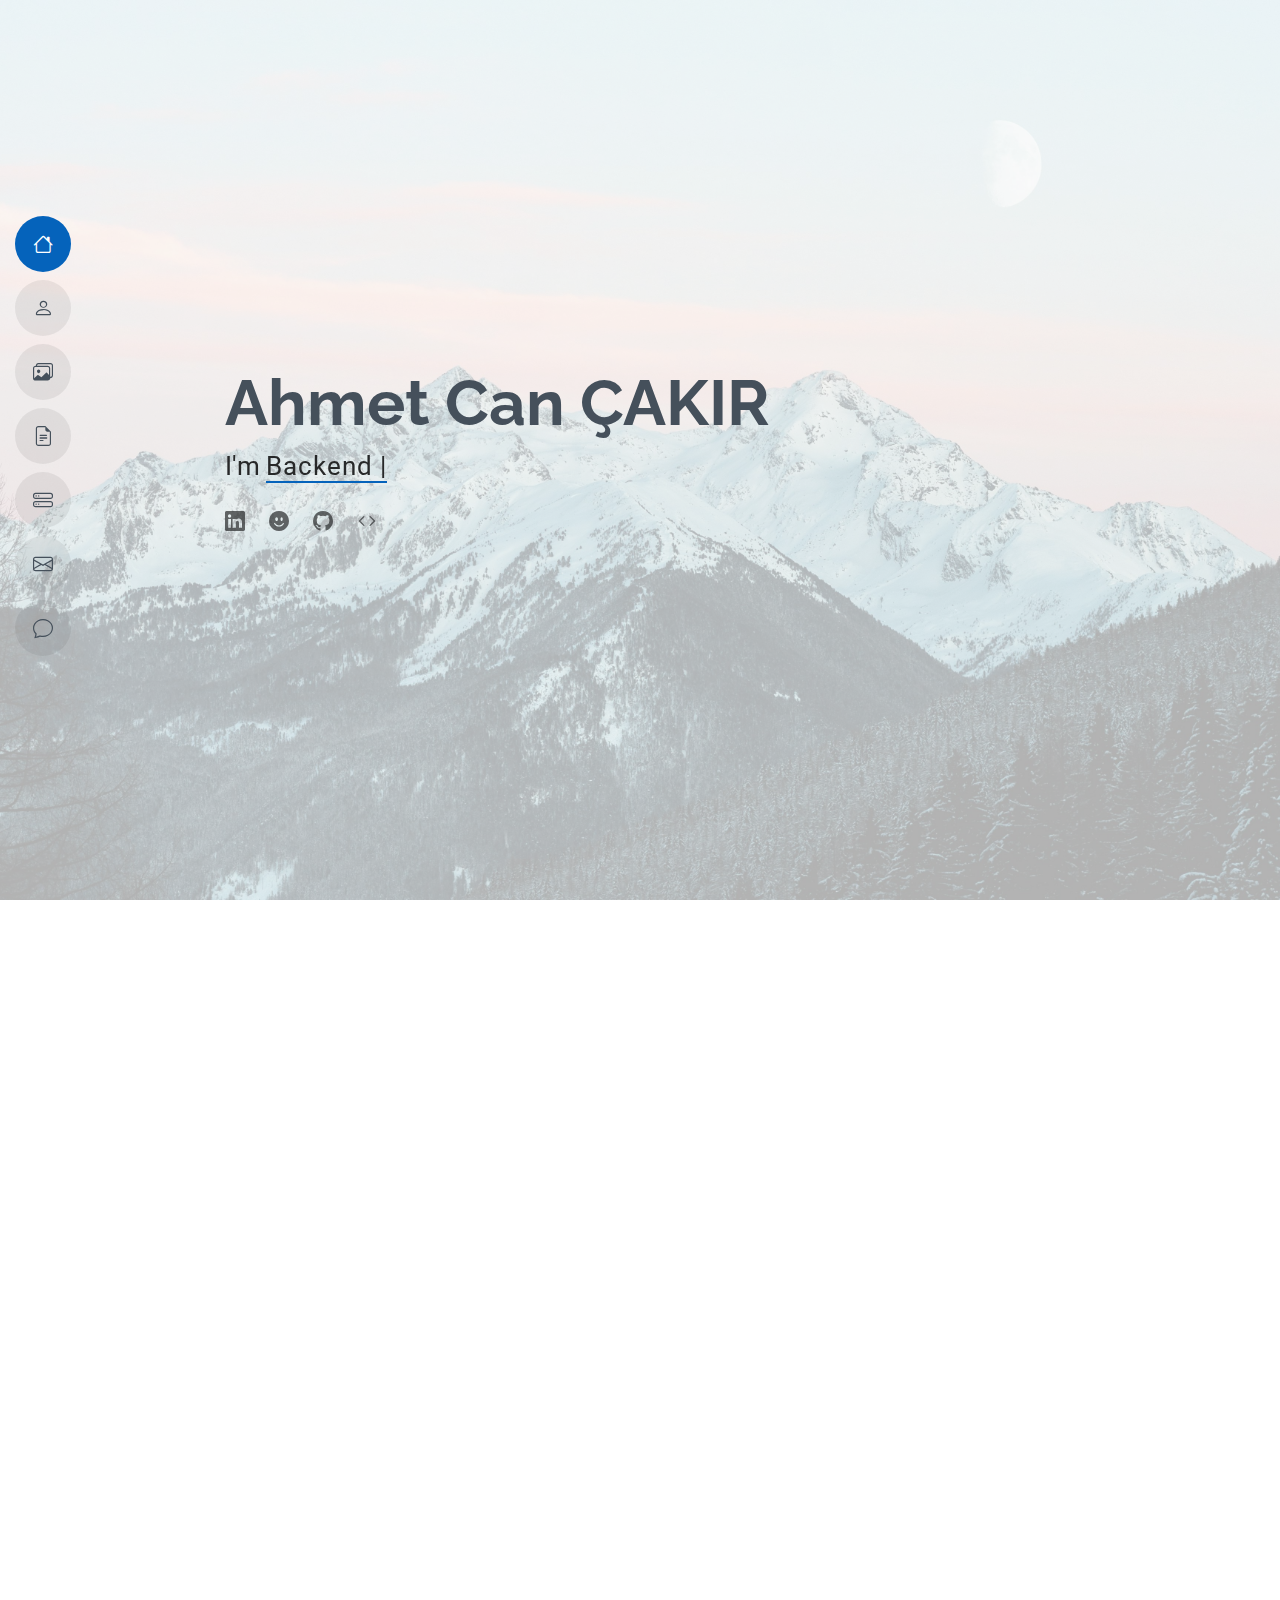
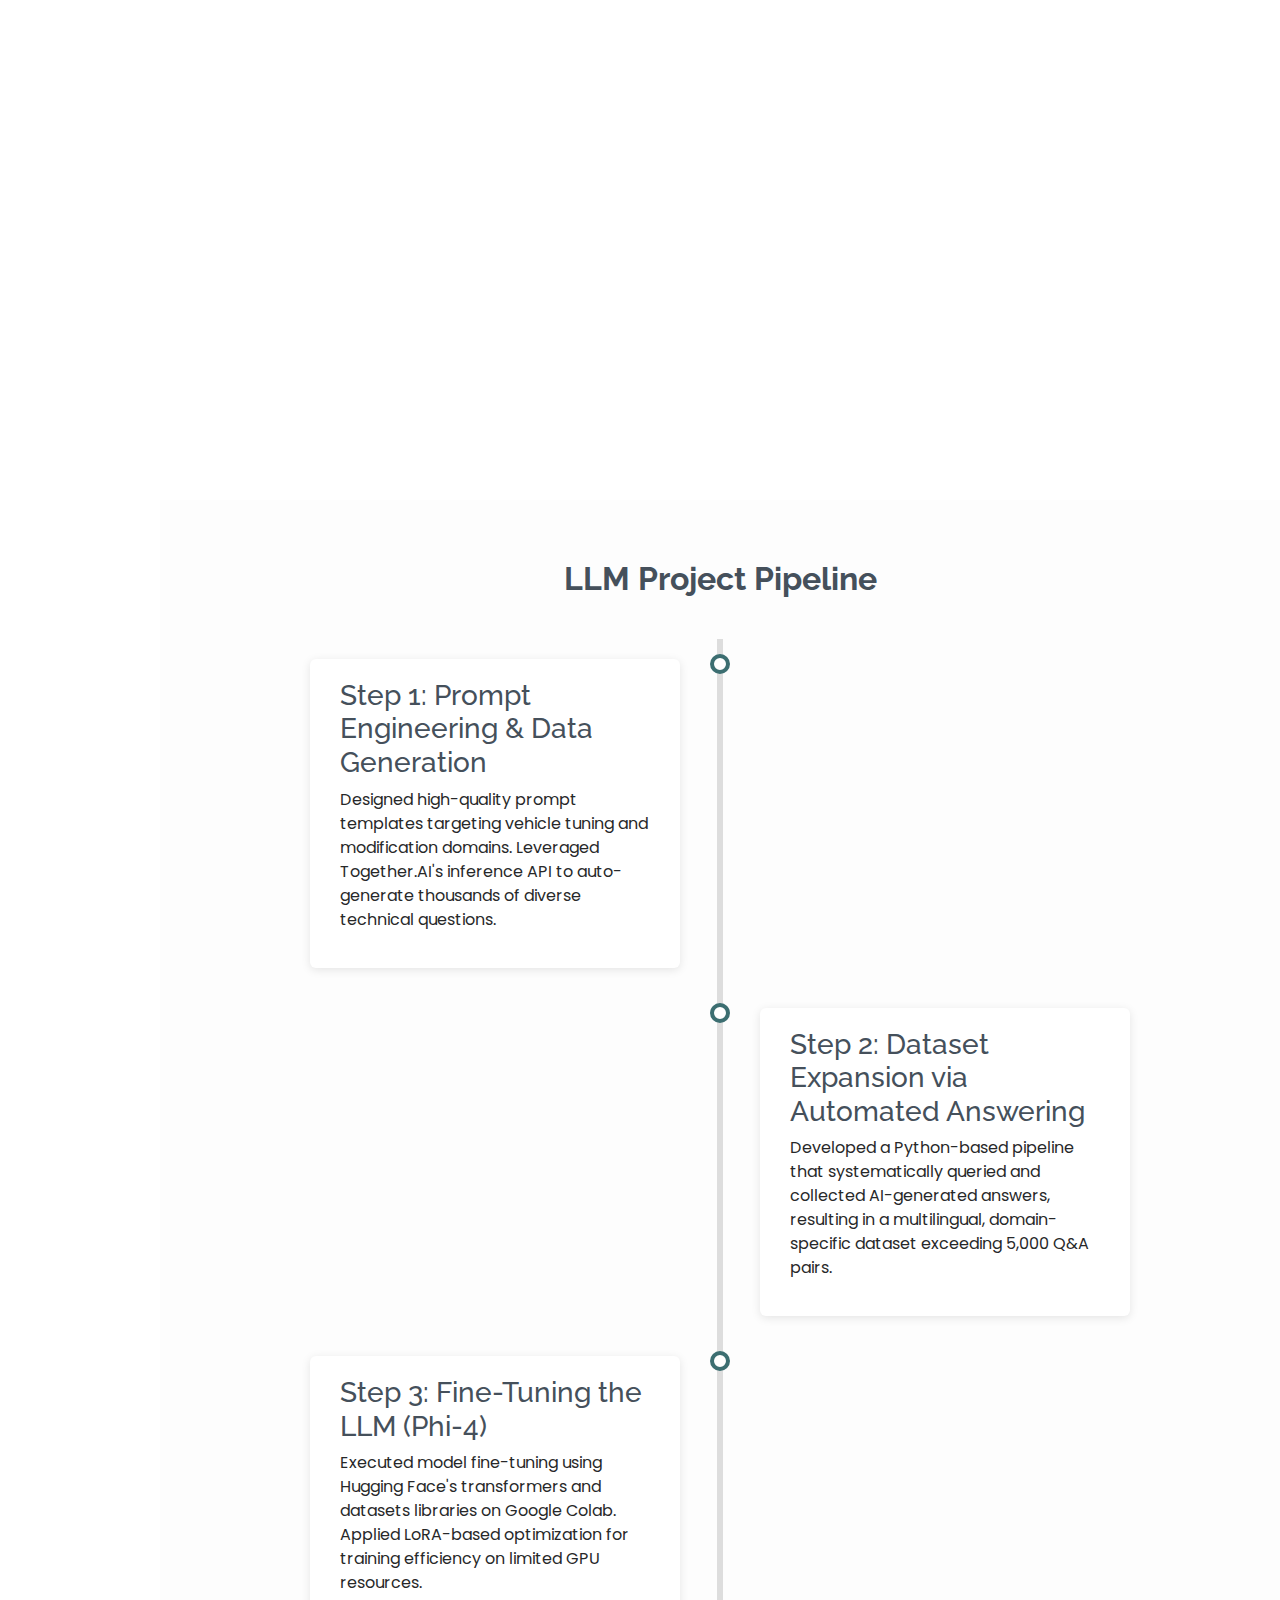
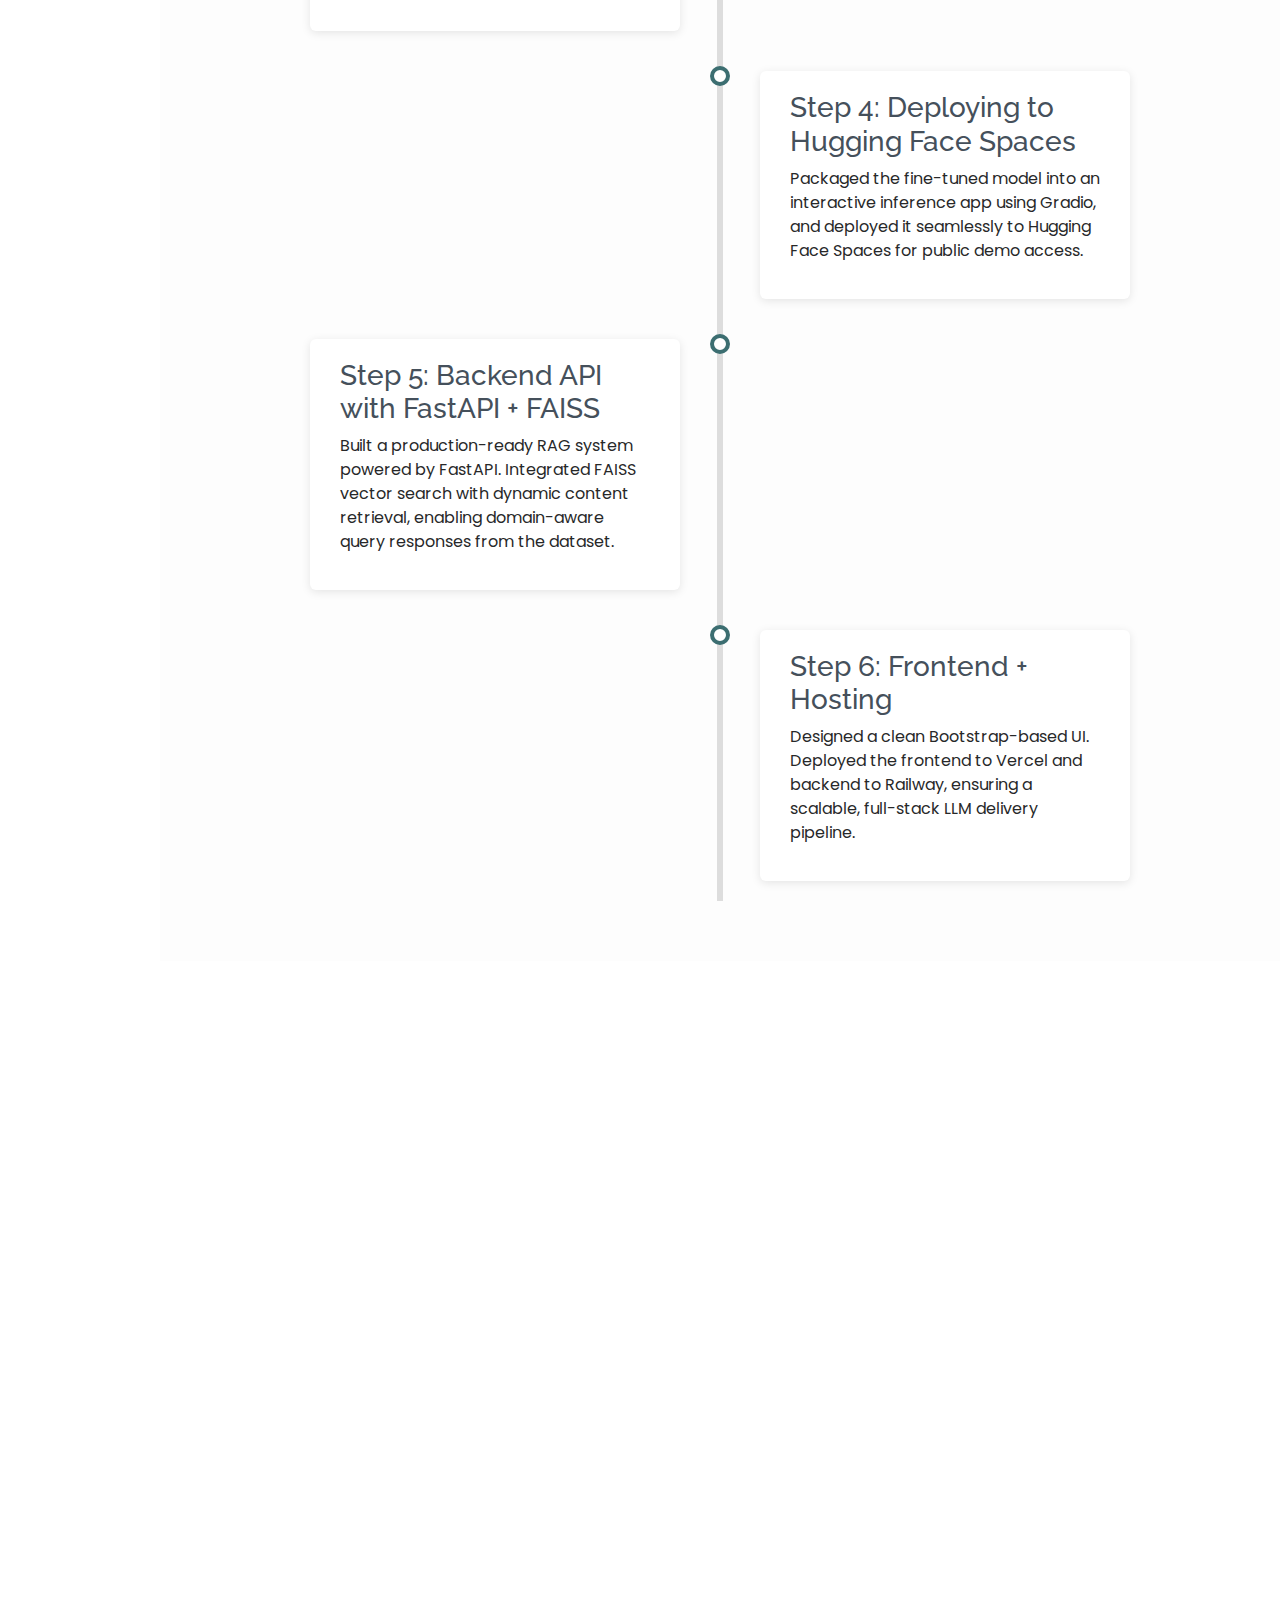
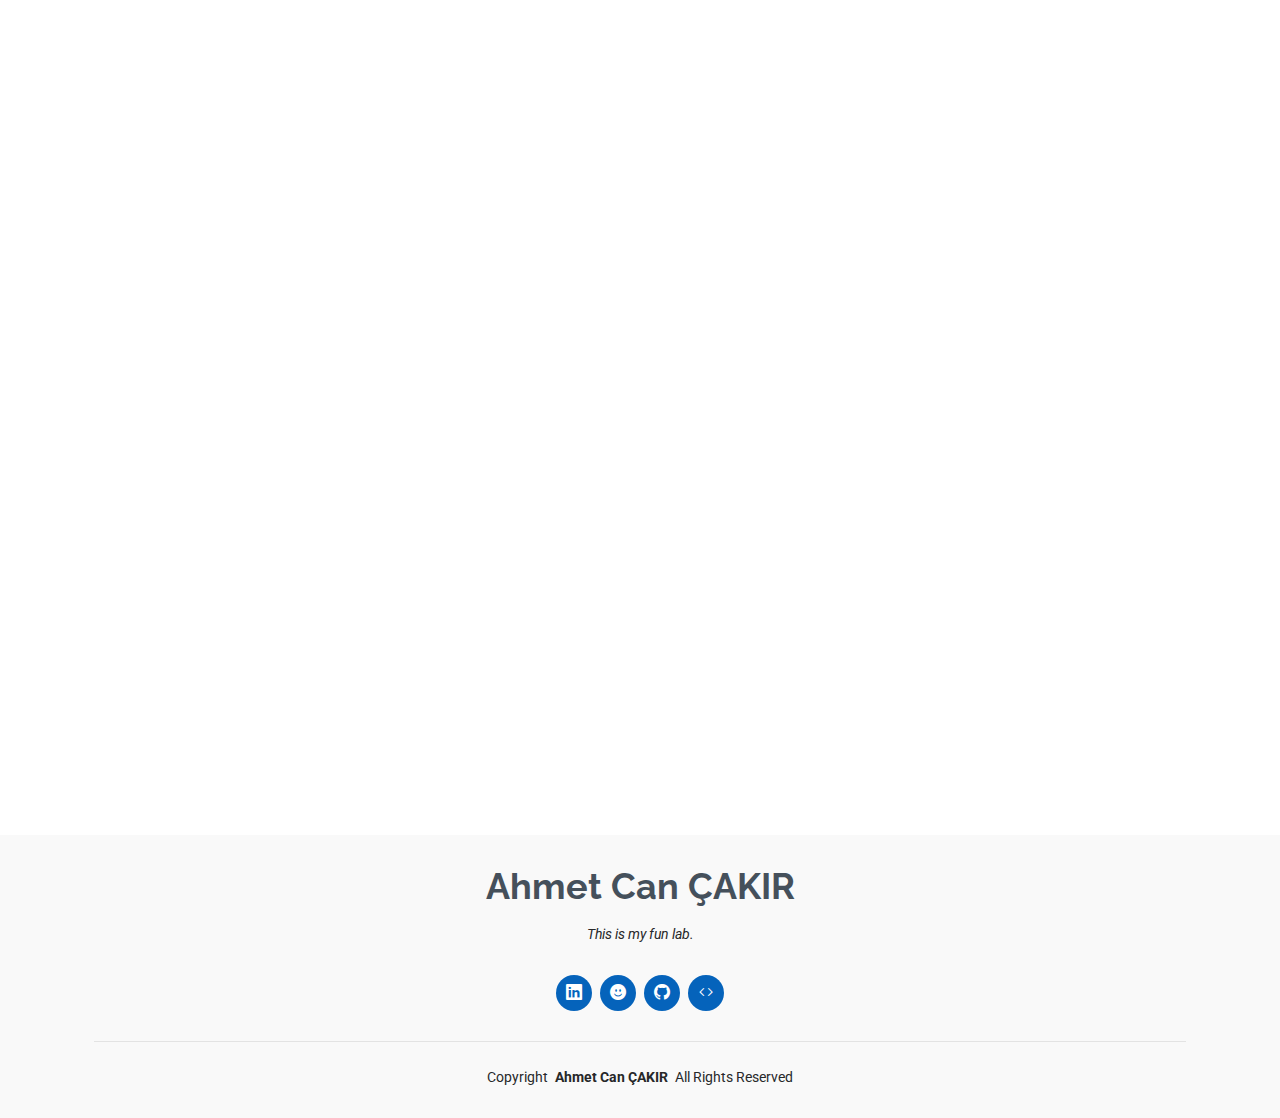
<file: index.html>
<!DOCTYPE html>
<html lang="en">

<head>
  <meta charset="utf-8">
  <meta content="width=device-width, initial-scale=1.0" name="viewport">
  <title>Ahmet Can ÇAKIR Resume</title>
  <meta content="" name="description">
  <meta content="" name="keywords">

  <!-- Favicons -->
  <link href="assets/img/favicon.png" rel="icon">
  <link href="assets/img/apple-touch-icon.png" rel="apple-touch-icon">

  <!-- Fonts -->
  <link href="https://fonts.googleapis.com" rel="preconnect">
  <link href="https://fonts.gstatic.com" rel="preconnect" crossorigin>
  <link
    href="https://fonts.googleapis.com/css2?family=Roboto:ital,wght@0,100;0,300;0,400;0,500;0,700;0,900;1,100;1,300;1,400;1,500;1,700;1,900&family=Poppins:ital,wght@0,100;0,200;0,300;0,400;0,500;0,600;0,700;0,800;0,900;1,100;1,200;1,300;1,400;1,500;1,600;1,700;1,800;1,900&family=Raleway:ital,wght@0,100;0,200;0,300;0,400;0,500;0,600;0,700;0,800;0,900;1,100;1,200;1,300;1,400;1,500;1,600;1,700;1,800;1,900&display=swap"
    rel="stylesheet">

  <!-- Vendor CSS Files -->
  <link href="assets/vendor/bootstrap/css/bootstrap.min.css" rel="stylesheet">
  <link href="assets/vendor/bootstrap-icons/bootstrap-icons.css" rel="stylesheet">
  <link href="assets/vendor/aos/aos.css" rel="stylesheet">
  <link href="assets/vendor/glightbox/css/glightbox.min.css" rel="stylesheet">
  <link href="assets/vendor/swiper/swiper-bundle.min.css" rel="stylesheet">

  <!-- Main CSS File -->
  <link href="assets/css/main.css" rel="stylesheet">

  <style>
    .pipeline-section {
      position: relative;
    }

    .timeline {
      position: relative;
      max-width: 900px;
      margin: auto;
    }

    .timeline::after {
      content: '';
      position: absolute;
      width: 6px;
      background-color: #ddd;
      top: 0;
      bottom: 0;
      left: 50%;
      margin-left: -3px;
    }

    .timeline-container {
      padding: 20px 40px;
      position: relative;
      background-color: inherit;
      width: 50%;
    }

    .timeline-container.left {
      left: 0;
    }

    .timeline-container.right {
      left: 50%;
    }

    .timeline-container::after {
      content: '';
      position: absolute;
      width: 20px;
      height: 20px;
      right: -10px;
      background-color: #fff;
      border: 4px solid #3c6e71;
      top: 15px;
      border-radius: 50%;
      z-index: 1;
    }

    .timeline-container.right::after {
      left: -10px;
    }

    .content {
      padding: 20px 30px;
      background-color: white;
      position: relative;
      border-radius: 6px;
      box-shadow: 0 2px 10px rgba(0, 0, 0, 0.1);
    }

    @media screen and (max-width: 768px) {
      .timeline-container {
        width: 100%;
        padding-left: 70px;
        padding-right: 25px;
      }

      .timeline-container.right {
        left: 0%;
      }

      .timeline::after {
        left: 31px;
      }

      .timeline-container::after {
        left: 15px;
      }
    }
  </style>

</head>

<body class="index-page">

  <header id="header" class="header d-flex flex-column justify-content-center">

    <i class="header-toggle d-xl-none bi bi-list"></i>

    <nav id="navmenu" class="navmenu">
      <ul>
        <li><a href="#hero" class="active"><i class="bi bi-house navicon"></i><span>Home</span></a></li>
        <li><a href="#about"><i class="bi bi-person navicon"></i><span>About</span></a></li>
        <li><a href="#skills"><i class="bi bi-images navicon"></i><span>Skills</span></a></li>
        <li><a href="#resume"><i class="bi bi-file-earmark-text navicon"></i><span>Resume</span></a></li>
        <li><a href="#services"><i class="bi bi-hdd-stack navicon"></i><span>Services</span></a></li>
        <li><a href="#contact"><i class="bi bi-envelope navicon"></i><span>Contact</span></a></li>
        <li><a target="_blank" href="./chat/login.html"><i class="bi bi-chat navicon"></i><span>Chat Live</span></a></li>

      </ul>
    </nav>

  </header>

  <main class="main">

    <!-- Hero Section -->
    <section id="hero" class="hero section light-background">

      <img src="assets/img/hero-bg2.jpg" alt="">

      <div class="container" data-aos="zoom-out">
        <div class="row justify-content-center">
          <div class="col-lg-9">
            <h2>Ahmet Can ÇAKIR</h2>
            <p>I'm <span class="typed"
                data-typed-items="Backend Engineer, AI Engineer, Web Scraping Expert, IoT Developer, Automation Specialist, Data Engineer, DevOps Enthusiast, Software Architect">Backend
                Engineer</span><span class="typed-cursor typed-cursor--blink" aria-hidden="true"></span></p>

            <div class="social-links">
              <a href="https://tr.linkedin.com/in/ahmet-can-%C3%A7akir-690ba1143?trk=people-guest_people_search-card"
                target="_blank">
                <i class="bi bi-linkedin"></i>
              </a>
              <a href="https://huggingface.co/ahmet71cakir" target="_blank">
                <i class="bi bi-emoji-smile-fill"></i>
              </a>
              <a href="https://github.com/ahmetcancakir06" target="_blank">
                <i class="bi bi-github"></i>
              </a>
              <a href="https://leetcode.com/u/ahmet0606can/" target="_blank">
                <i class="bi bi-code"></i>
              </a>
            </div>

          </div>
        </div>
      </div>

    </section><!-- /Hero Section -->

    <!-- About Section -->
    <section id="about" class="about section">

      <!-- Section Title -->
      <div class="container section-title" data-aos="fade-up">
        <h2>About</h2>
        <p>Passionate about building high-performance systems, I specialize in backend engineering, AI development,
          automation solutions, and intelligent scraping technologies. Focused on delivering scalable, optimized and
          innovative solutions that blend creativity with technical excellence.</p>
      </div><!-- End Section Title -->

      <div class="container" data-aos="fade-up" data-aos-delay="100">

        <div class="row gy-4 justify-content-center">
          <div class="col-lg-4">
            <img src="assets/img/ben.jpg" class="img-fluid" alt="Ahmet Can Çakır">
          </div>
          <div class="col-lg-8 content">
            <h2>Backend Engineer | AI Developer | Automation Expert</h2>
            <p class="fst-italic py-3">
              I design and build systems that are efficient, scalable, and intelligent. From backend architectures to
              AI-driven applications, I transform complex ideas into robust solutions.
            </p>
            <div class="row">
              <div class="col-lg-6">
                <ul>
                  <li><i class="bi bi-chevron-right"></i> <strong>Birthday:</strong> <span>1999</span></li>
                  <li><i class="bi bi-chevron-right"></i> <strong>Website:</strong> <span>www.ahmetlab.tech</span></li>
                  <li><i class="bi bi-chevron-right"></i> <strong>Phone:</strong> <span>+90 542 567 5487</span></li>
                  <li><i class="bi bi-chevron-right"></i> <strong>City:</strong> <span>Ankara, Türkiye</span></li>
                </ul>
              </div>
              <div class="col-lg-6">
                <ul>
                  <li><i class="bi bi-chevron-right"></i> <strong>Age:</strong> <span>26</span></li>
                  <li><i class="bi bi-chevron-right"></i> <strong>Degree:</strong> <span>Bachelor of Computer
                      Programming</span></li>
                  <li><i class="bi bi-chevron-right"></i> <strong>Email:</strong> <span>contact@ahmetlab.tech</span>
                  </li>
                  <li><i class="bi bi-chevron-right"></i> <strong>Freelance:</strong> <span>Available</span></li>
                </ul>
              </div>
            </div>
            <p class="py-3">
              With hands-on experience in building backend APIs, AI model integration, real-time scraping bots, and
              automation pipelines, I deliver projects that push boundaries.
              I combine creativity and technical rigor to craft smart solutions for evolving challenges. Always
              learning, always building, always pushing limits.
            </p>
          </div>
        </div>

      </div>

    </section><!-- /About Section -->



    <!-- Skills Section -->
    <section id="skills" class="skills section">

      <!-- Section Title -->
      <div class="container section-title" data-aos="fade-up">
        <h2>Skills</h2>
        <p>A comprehensive skill set combining backend expertise, AI engineering, and full-stack automation.</p>
      </div><!-- End Section Title -->

      <div class="container" data-aos="fade-up" data-aos-delay="100">

        <div class="row skills-content skills-animation">

          <div class="col-lg-6">

            <div class="progress">
              <span class="skill"><span>PHP</span> <i class="val">100%</i></span>
              <div class="progress-bar-wrap">
                <div class="progress-bar" role="progressbar" aria-valuenow="100" aria-valuemin="0" aria-valuemax="100">
                </div>
              </div>
            </div><!-- End Skills Item -->

            <div class="progress">
              <span class="skill"><span>Python</span> <i class="val">75%</i></span>
              <div class="progress-bar-wrap">
                <div class="progress-bar" role="progressbar" aria-valuenow="75" aria-valuemin="0" aria-valuemax="100">
                </div>
              </div>
            </div><!-- End Skills Item -->

            <div class="progress">
              <span class="skill"><span>JavaScript</span> <i class="val">75%</i></span>
              <div class="progress-bar-wrap">
                <div class="progress-bar" role="progressbar" aria-valuenow="75" aria-valuemin="0" aria-valuemax="100">
                </div>
              </div>
            </div><!-- End Skills Item -->

          </div>

          <div class="col-lg-6">

            <div class="progress">
              <span class="skill"><span>Node Js</span> <i class="val">80%</i></span>
              <div class="progress-bar-wrap">
                <div class="progress-bar" role="progressbar" aria-valuenow="80" aria-valuemin="0" aria-valuemax="100">
                </div>
              </div>
            </div><!-- End Skills Item -->

            <div class="progress">
              <span class="skill"><span>Machine Learning</span> <i class="val">75%</i></span>
              <div class="progress-bar-wrap">
                <div class="progress-bar" role="progressbar" aria-valuenow="75" aria-valuemin="0" aria-valuemax="100">
                </div>
              </div>
            </div><!-- End Skills Item -->

            <div class="progress">
              <span class="skill"><span>Web Scraping</span> <i class="val">100%</i></span>
              <div class="progress-bar-wrap">
                <div class="progress-bar" role="progressbar" aria-valuenow="100" aria-valuemin="0" aria-valuemax="100">
                </div>
              </div>
            </div><!-- End Skills Item -->

          </div>

        </div>

      </div>

    </section><!-- /Skills Section -->

    <!-- Resume Section -->
    <section id="resume" class="resume section">

      <!-- Section Title -->
      <div class="container section-title" data-aos="fade-up">
        <h2>Resume</h2>
        <!--p>Magnam dolores commodi suscipit. Necessitatibus eius consequatur ex aliquid fuga eum quidem. Sit sint
          consectetur velit. Quisquam quos quisquam cupiditate. Et nemo qui impedit suscipit alias ea. Quia fugiat sit
          in iste officiis commodi quidem hic quas.</p-->
      </div><!-- End Section Title -->

      <div class="container">

        <div class="row">

          <div class="col-lg-6" data-aos="fade-up" data-aos-delay="100">
            <h3 class="resume-title">Sumary</h3>

            <div class="resume-item pb-0">
              <h4>Ahmet Can ÇAKIR</h4>
              <p><em>Experienced Backend Developer with a strong background in developing real-time applications, web
                  scraping, and machine learning models. Proficient in various programming languages and frameworks with
                  a solid understanding of database management. Seeking a remote backend developer position to leverage
                  my expertise in Python, Node.js, PHP, and other technologies to deliver high-quality software
                  solutions.</em></p>
              <ul>
                <li>Ankara, Turkey</li>
                <li>+90 (542) 567-5487</li>
                <li>ahmet71cakir@gmail.com</li>
              </ul>
            </div><!-- Edn Resume Item -->
            <h3 class="resume-title">Technologies Used</h3>
            <div class="resume-item">
              <h4>Programming Languages</h4>
              <p><em>Python, PHP, JavaScript, C#, Java</em></p>
            </div><!-- Edn Resume Item -->
            <div class="resume-item">
              <h4>Frameworks & Libraries</h4>
              <p><em>Node.js, Express.js, Flask, FastApi, Spring Boot, .NET Core, CodeIgniter, Bootstrap, jQuery</em>
              </p>
            </div><!-- Edn Resume Item -->
            <div class="resume-item">
              <h4>AI & Machine Learning</h4>
              <p><em>Hugging Face Transformers, TensorFlow, PyTorch, Keras, Tesseract OCR, OpenCV, Scikit-learn</em></p>
            </div><!-- Edn Resume Item -->
            <div class="resume-item">
              <h4>Web & API</h4>
              <p><em>RESTful APIs, WebSockets, WebRTC, FastAPI, JWT, OAuth2, SOAP</em></p>
            </div><!-- Edn Resume Item -->
            <div class="resume-item">
              <h4>Tools & Automation</h4>
              <p><em>Selenium, BeautifulSoup, GitHub Actions, PM2, FFmpeg</em></p>
            </div><!-- Edn Resume Item -->
            <div class="resume-item">
              <h4>Testing & Monitoring</h4>
              <p><em>Postman, Swagger (OpenAPI)</em></p>
            </div><!-- Edn Resume Item -->
            <div class="resume-item">
              <h4>Databases</h4>
              <p><em>MySQL, MongoDB, PostgreSQL, SQLite, Redis</em></p>
            </div><!-- Edn Resume Item -->
            <div class="resume-item">
              <h4>Cloud & DevOps</h4>
              <p><em>Vercel, Cloudflare Workers, Hugging Face Spaces, Docker, Nginx, Apache, Firebase, GitHub Actions,
                  Netlify, AWS</em></p>
            </div><!-- Edn Resume Item -->
            <div class="resume-item">
              <h4>Other Tools</h4>
              <p><em>3CX IP PBX, Google Cloud APIs, OpenAI API, Arduino, Linux CLI</em></p>
            </div><!-- Edn Resume Item -->


          </div>

          <div class="col-lg-6" data-aos="fade-up" data-aos-delay="200">
            <h3 class="resume-title">Professional Experience</h3>
            <div class="resume-item">
              <h4>Backend Developer</h4>
              <h5>2024 - 2025</h5>
              <p><em><a style="color: var(--default-color)" href="https://scholege.com/" target="_blank">Scholege</a> |
                  Online Education </em></p>
              <p>Developed an online lesson platform using WebRTC with functionalities like screen sharing, recording,
                and encrypted rooms for secure multiple participant sessions.
                Developing APIs with microsevices architecture for a student- teacher-university system.</p>
            </div><!-- Edn Resume Item -->

            <div class="resume-item">
              <h4>Full Stack Developer</h4>
              <h5>2023 - 2024</h5>
              <p><em><a style="color: var(--default-color)" href="https://ankara.baskenthastaneleri.com/en/"
                    target="_blank">Başkent University Hospital</a> | Healthcare Sector</em></p>
              <p>Developed a real-time video consultation system between patients and doctors using WebRTC.
                Implemented a notification system using PHP and developed an NLP API in Python for automatic responses
                and AI model training.
              </p>
            </div><!-- Edn Resume Item -->
            <div class="resume-item">
              <h4>Software Developer</h4>
              <h5>2017 - 2022</h5>
              <p><em><a style="color: var(--default-color)" href="https://incsinnovations.com/" target="_blank">INC
                    Software Innovations</a> | Software Consultancy</em></p>
              <p>Developed AI bots using Python (Selenium, BeautifulSoup, OpenCV). Worked as a FullStack Developer using
                PHP (OOP), Codeigniter, jQuery, MySQL (PDO), Bootstrap, ChartJS, REST API, SOAP, Google Cloud API, and
                3CX IP PBX.
                Worked on a real-time object recognition project using Python (Tensorflow, Pytorch, Theano, Caffe, Cntk,
                OpenCV) and later transitioned to C++ for better performance.</p>
            </div>
            <h3 class="resume-title">Education</h3>
            <div class="resume-item">
              <h4>Management Information Systems (MIS)</h4>
              <h5>2023 - Present</h5>
              <p><em>Anadolu University</em></p>
            </div><!-- Edn Resume Item -->

            <div class="resume-item">
              <h4>Computer Programming</h4>
              <h5>2018 - 2020</h5>
              <p><em>Baskent University</em></p>
            </div><!-- Edn Resume Item -->
          </div>

        </div>

      </div>

    </section><!-- /Resume Section -->
    <section id="pipeline" class="pipeline-section"
      style="background:#fdfdfd; padding: 60px 20px; font-family:'Poppins', sans-serif;">
      <div class="container">
        <h2 style="text-align:center; font-weight:700; margin-bottom:40px;">LLM Project Pipeline</h2>
        <div class="timeline">

          <!-- Step 1 -->
          <div class="timeline-container left">
            <div class="content">
              <h3>Step 1: Prompt Engineering & Data Generation</h3>
              <p>Designed high-quality prompt templates targeting vehicle tuning and modification domains. Leveraged
                Together.AI's inference API to auto-generate thousands of diverse technical questions.</p>
            </div>
          </div>

          <!-- Step 2 -->
          <div class="timeline-container right">
            <div class="content">
              <h3>Step 2: Dataset Expansion via Automated Answering</h3>
              <p>Developed a Python-based pipeline that systematically queried and collected AI-generated answers,
                resulting in a multilingual, domain-specific dataset exceeding 5,000 Q&A pairs.</p>
            </div>
          </div>

          <!-- Step 3 -->
          <div class="timeline-container left">
            <div class="content">
              <h3>Step 3: Fine-Tuning the LLM (Phi-4)</h3>
              <p>Executed model fine-tuning using Hugging Face's transformers and datasets libraries on Google Colab.
                Applied LoRA-based optimization for training efficiency on limited GPU resources.</p>
            </div>
          </div>

          <!-- Step 4 -->
          <div class="timeline-container right">
            <div class="content">
              <h3>Step 4: Deploying to Hugging Face Spaces</h3>
              <p>Packaged the fine-tuned model into an interactive inference app using Gradio, and deployed it
                seamlessly to Hugging Face Spaces for public demo access.</p>
            </div>
          </div>

          <!-- Step 5 -->
          <div class="timeline-container left">
            <div class="content">
              <h3>Step 5: Backend API with FastAPI + FAISS</h3>
              <p>Built a production-ready RAG system powered by FastAPI. Integrated FAISS vector search with dynamic
                content retrieval, enabling domain-aware query responses from the dataset.</p>
            </div>
          </div>

          <!-- Step 6 -->
          <div class="timeline-container right">
            <div class="content">
              <h3>Step 6: Frontend + Hosting</h3>
              <p>Designed a clean Bootstrap-based UI. Deployed the frontend to Vercel and backend to Railway, ensuring a
                scalable, full-stack LLM delivery pipeline.</p>
            </div>
          </div>

        </div>
      </div>
    </section>
    <!-- Services Section -->
    <section id="services" class="services section">

      <!-- Section Title -->
      <div class="container section-title" data-aos="fade-up">
        <h2>Projects</h2>
        <p>Can you see all my public projects open sources with by links</p>
      </div><!-- End Section Title -->

      <div class="container">

        <div class="row gy-4">
          <div class="col-lg-4 col-md-6" data-aos="fade-up" data-aos-delay="200">
            <div class="service-item item-orange position-relative">
              <div class="icon">
                <svg width="100" height="100" viewBox="0 0 600 600" xmlns="http://www.w3.org/2000/svg">
                  <path stroke="none" stroke-width="0" fill="#f5f5f5"
                    d="M300,582.0697525312426C382.5290701553225,586.8405444964366,449.9789794690241,525.3245884688669,502.5850820975895,461.55621195738473C556.606425686781,396.0723002908107,615.8543463187945,314.28637112970534,586.6730223649479,234.56875336149918C558.9533121215079,158.8439757836574,454.9685369536778,164.00468322053177,381.49747125262974,130.76875717737553C312.15926192815925,99.40240125094834,248.97055460311594,18.661163978235184,179.8680185752513,50.54337015887873C110.5421016452524,82.52863877960104,119.82277516462835,180.83849132639028,109.12597500060166,256.43424936330496C100.08760227029461,320.3096726198365,92.17705696193138,384.0621239912766,124.79988738764834,439.7174275375508C164.83382741302287,508.01625554203684,220.96474134820875,577.5009287672846,300,582.0697525312426">
                  </path>
                </svg>
                <i class="bi bi-cart-plus"></i>
              </div>
              <a href="https://github.com/ahmetcancakir06/ecommerce-api" target="_blank" class="stretched-link">
                <h3>E-commerce API</h3>
              </a>
              <p>This is a RESTful API for an e-commerce platform built with Node.js, Express, and MongoDB.</p>
            </div>
          </div><!-- End Service Item -->
          <div class="col-lg-4 col-md-6" data-aos="fade-up" data-aos-delay="100">
            <div class="service-item item-cyan position-relative">
              <div class="icon">
                <svg width="100" height="100" viewBox="0 0 600 600" xmlns="http://www.w3.org/2000/svg">
                  <path stroke="none" stroke-width="0" fill="#f5f5f5"
                    d="M300,521.0016835830174C376.1290562159157,517.8887921683347,466.0731472004068,529.7835943286574,510.70327084640275,468.03025145048787C554.3714126377745,407.6079735673963,508.03601936045806,328.9844924480964,491.2728898941984,256.3432110539036C474.5976632858925,184.082847569629,479.9380746630129,96.60480741107993,416.23090153303,58.64404602377083C348.86323505073057,18.502131276798302,261.93793281208167,40.57373210992963,193.5410806939664,78.93577620505333C130.42746243093433,114.334589627462,98.30271207620316,179.96522072025542,76.75703585869454,249.04625023123273C51.97151888228291,328.5150500222984,13.704378332031375,421.85034740162234,66.52175969318436,486.19268352777647C119.04800174914682,550.1803526380478,217.28368757567262,524.383925680826,300,521.0016835830174">
                  </path>
                </svg>
                <i class="bi bi-chat-dots"></i>
              </div>
              <a href="https://chat.ahmetlab.tech/" target="_blank" class="stretched-link">
                <h3>Chat AI</h3>
              </a>
              <p>Custom LLM by fine tuning to Phi-4 models</p>
            </div>
          </div><!-- End Service Item -->

          <div class="col-lg-4 col-md-6" data-aos="fade-up" data-aos-delay="300">
            <div class="service-item item-teal position-relative">
              <div class="icon">
                <svg width="100" height="100" viewBox="0 0 600 600" xmlns="http://www.w3.org/2000/svg">
                  <path stroke="none" stroke-width="0" fill="#f5f5f5"
                    d="M300,541.5067337569781C382.14930387511276,545.0595476570109,479.8736841581634,548.3450877840088,526.4010558755058,480.5488172755941C571.5218469581645,414.80211281144784,517.5187510058486,332.0715597781072,496.52539010469104,255.14436215662573C477.37192572678356,184.95920475031193,473.57363656557914,105.61284051026155,413.0603344069578,65.22779650032875C343.27470386102294,18.654635553484475,251.2091493199835,5.337323636656869,175.0934190732945,40.62881213300186C97.87086631185822,76.43348514350839,51.98124368387456,156.15599469081315,36.44837278890362,239.84606092416172C21.716077023791087,319.22268207091537,43.775223500013084,401.1760424656574,96.891909868211,461.97329694683043C147.22146801428983,519.5804099606455,223.5754009179313,538.201503339737,300,541.5067337569781">
                  </path>
                </svg>
                <i class="bi bi-box"></i>
              </div>
              <a href="https://huggingface.co/ahmet71cakir/phi4-turbochat-full" target="_blank" class="stretched-link">
                <h3>LLM Model For Tuning</h3>
              </a>
              <p>Fine tuning by phi-4 custom dataset.</p>
            </div>
          </div><!-- End Service Item -->

          <div class="col-lg-4 col-md-6" data-aos="fade-up" data-aos-delay="400">
            <div class="service-item item-red position-relative">
              <div class="icon">
                <svg width="100" height="100" viewBox="0 0 600 600" xmlns="http://www.w3.org/2000/svg">
                  <path stroke="none" stroke-width="0" fill="#f5f5f5"
                    d="M300,503.46388370962813C374.79870501325706,506.71871716319447,464.8034551963731,527.1746412648533,510.4981551193396,467.86667711651364C555.9287308511215,408.9015244558933,512.6030010748507,327.5744911775523,490.211057578863,256.5855673507754C471.097692560561,195.9906835881958,447.69079081568157,138.11976852964426,395.19560036434837,102.3242989838813C329.3053358748298,57.3949838291264,248.02791733380457,8.279543830951368,175.87071277845988,42.242879143198664C103.41431057327972,76.34704239035025,93.79494320519305,170.9812938413882,81.28167332365135,250.07896920659033C70.17666984294237,320.27484674793965,64.84698225790005,396.69656628748305,111.28512138212992,450.4950937839243C156.20124167950087,502.5303643271138,231.32542653798444,500.4755392045468,300,503.46388370962813">
                  </path>
                </svg>
                <i class="bi bi-book"></i>
              </div>
              <a href="https://huggingface.co/datasets/ahmet71cakir/phi2Demo" target="_blank" class="stretched-link">
                <h3>LLM Dataset For Tuning</h3>
              </a>
              <p>Custom dataset for fine tuning english language.</p>
              <a href="https://huggingface.co/datasets/ahmet71cakir/phi2Demo" target="_blank"
                class="stretched-link"></a>
            </div>
          </div><!-- End Service Item -->

          <div class="col-lg-4 col-md-6" data-aos="fade-up" data-aos-delay="500">
            <div class="service-item item-indigo position-relative">
              <div class="icon">
                <svg width="100" height="100" viewBox="0 0 600 600" xmlns="http://www.w3.org/2000/svg">
                  <path stroke="none" stroke-width="0" fill="#f5f5f5"
                    d="M300,532.3542879108572C369.38199826031484,532.3153073249985,429.10787420159085,491.63046689027357,474.5244479745417,439.17860296908856C522.8885846962883,383.3225815378663,569.1668002868075,314.3205725914397,550.7432151929288,242.7694973846089C532.6665558377875,172.5657663291529,456.2379748765914,142.6223662098291,390.3689995646985,112.34683881706744C326.66090330228417,83.06452184765237,258.84405631176094,53.51806209861945,193.32584062364296,78.48882559362697C121.61183558270385,105.82097193414197,62.805066853699245,167.19869350419734,48.57481801355237,242.6138429142374C34.843463184063346,315.3850353017275,76.69343916112496,383.4422959591041,125.22947124332185,439.3748458443577C170.7312796277747,491.8107796887764,230.57421082200815,532.3932930995766,300,532.3542879108572">
                  </path>
                </svg>
                <i class="bi bi-rocket icon"></i>
              </div>
              <a href="https://huggingface.co/spaces/ahmet71cakir/test" target="_blank" class="stretched-link">
                <h3>Hugging Face Spaces</h3>
              </a>
              <p>My custom model for tuning free version</p>
              <a href="https://huggingface.co/spaces/ahmet71cakir/test" target="_blank" class="stretched-link"></a>
            </div>
          </div><!-- End Service Item -->

          <!--div class="col-lg-4 col-md-6" data-aos="fade-up" data-aos-delay="600">
            <div class="service-item item-pink position-relative">
              <div class="icon">
                <svg width="100" height="100" viewBox="0 0 600 600" xmlns="http://www.w3.org/2000/svg">
                  <path stroke="none" stroke-width="0" fill="#f5f5f5" d="M300,566.797414625762C385.7384707136149,576.1784315230908,478.7894351017131,552.8928747891023,531.9192734346935,484.94944893311C584.6109503024035,417.5663521118492,582.489472248146,322.67544863468447,553.9536738515405,242.03673114598146C529.1557734026468,171.96086150256528,465.24506316201064,127.66468636344209,395.9583748389544,100.7403814666027C334.2173773831606,76.7482773500951,269.4350130405921,84.62216499799875,207.1952322260088,107.2889140133804C132.92018162631612,134.33871894543012,41.79353780512637,160.00259165414826,22.644507872594943,236.69541883565114C3.319112789854554,314.0945973066697,72.72355303640163,379.243833228382,124.04198916343866,440.3218312028393C172.9286146004772,498.5055451809895,224.45579914871206,558.5317968840102,300,566.797414625762"></path>
                </svg>
                <i class="bi bi-chat-square-text"></i>
              </div>
              <a href="#" class="stretched-link">
                <h3>Dolori Architecto</h3>
              </a>
              <p>Hic molestias ea quibusdam eos. Fugiat enim doloremque aut neque non et debitis iure. Corrupti recusandae ducimus enim.</p>
              <a href="#" class="stretched-link"></a>
            </div>
          </div--><!-- End Service Item -->

        </div>

      </div>

    </section><!-- /Services Section -->


    <!-- Contact Section -->
    <section id="contact" class="contact section">

      <!-- Section Title -->
      <div class="container section-title" data-aos="fade-up">
        <h2>Contact</h2>
        <p>Can you contact with me. Please take the message</p>
      </div><!-- End Section Title -->

      <div class="container" data-aos="fade" data-aos-delay="100">

        <div class="row gy-4">

          <div class="col-lg-12">
            <div class="info-item d-flex" data-aos="fade-up" data-aos-delay="200">
              <i class="bi bi-geo-alt flex-shrink-0"></i>
              <div>
                <h3>Address</h3>
                <p>Ankara/TURKEY</p>
              </div>
            </div><!-- End Info Item -->

            <div class="info-item d-flex" data-aos="fade-up" data-aos-delay="300">
              <i class="bi bi-telephone flex-shrink-0"></i>
              <div>
                <h3>Call Us</h3>
                <p>+90 542 567 5487</p>
              </div>
            </div><!-- End Info Item -->

            <div class="info-item d-flex" data-aos="fade-up" data-aos-delay="400">
              <i class="bi bi-envelope flex-shrink-0"></i>
              <div>
                <h3>Email Us</h3>
                <p>ahmet71cakir@gmail.com</p>
              </div>
            </div><!-- End Info Item -->

          </div>

          <!--div class="col-lg-8">
            <form action="#" id="sendMail" method="post" class="php-email-form" data-aos="fade-up" data-aos-delay="200">
              <div class="row gy-4">

                <div class="col-md-6">
                  <input type="text" name="name" class="form-control" placeholder="Your Name" required="">
                </div>

                <div class="col-md-6 ">
                  <input type="email" class="form-control" name="email" placeholder="Your Email" required="">
                </div>

                <div class="col-md-12">
                  <input type="text" class="form-control" name="subject" placeholder="Subject" required="">
                </div>

                <div class="col-md-12">
                  <textarea class="form-control" name="message" rows="6" placeholder="Message" required=""></textarea>
                </div>

                <div class="col-md-12 text-center">
                  <div class="loading">Loading</div>
                  <div class="error-message"></div>
                  <div class="sent-message">Your message has been sent. Thank you!</div>

                  <button type="submit">Send Message</button>
                </div>

              </div>
            </form>
          </div--><!-- End Contact Form -->

        </div>

      </div>

    </section><!-- /Contact Section -->

  </main>

  <footer id="footer" class="footer position-relative light-background">
    <div class="container">
      <h3 class="sitename">Ahmet Can ÇAKIR</h3>
      <p>This is my fun lab.</p>
      <div class="social-links d-flex justify-content-center">
        <a href="https://tr.linkedin.com/in/ahmet-can-%C3%A7akir-690ba1143?trk=people-guest_people_search-card"
          target="_blank">
          <i class="bi bi-linkedin"></i>
        </a>
        <a href="https://huggingface.co/ahmet71cakir" target="_blank">
          <i class="bi bi-emoji-smile-fill"></i>
        </a>
        <a href="https://github.com/ahmetcancakir06" target="_blank">
          <i class="bi bi-github"></i>
        </a>
        <a href="https://leetcode.com/u/ahmet0606can/" target="_blank">
          <i class="bi bi-code"></i>
        </a>
      </div>
      <div class="container">
        <div class="copyright">
          <span>Copyright</span> <strong class="px-1 sitename">Ahmet Can ÇAKIR</strong> <span>All Rights Reserved</span>
        </div>

      </div>
    </div>
  </footer>

  <!-- Scroll Top -->
  <a href="#" id="scroll-top" class="scroll-top d-flex align-items-center justify-content-center"><i
      class="bi bi-arrow-up-short"></i></a>

  <!-- Preloader -->
  <div id="preloader"></div>

  <!-- Vendor JS Files -->
  <script src="assets/vendor/bootstrap/js/bootstrap.bundle.min.js"></script>
  <script src="assets/vendor/php-email-form/validate.js"></script>
  <script src="assets/vendor/aos/aos.js"></script>
  <script src="assets/vendor/typed.js/typed.umd.js"></script>
  <script src="assets/vendor/purecounter/purecounter_vanilla.js"></script>
  <script src="assets/vendor/waypoints/noframework.waypoints.js"></script>
  <script src="assets/vendor/glightbox/js/glightbox.min.js"></script>
  <script src="assets/vendor/imagesloaded/imagesloaded.pkgd.min.js"></script>
  <script src="assets/vendor/isotope-layout/isotope.pkgd.min.js"></script>
  <script src="assets/vendor/swiper/swiper-bundle.min.js"></script>
  <script src="https://cdnjs.cloudflare.com/ajax/libs/jquery/3.7.1/jquery.min.js"
    integrity="sha512-v2CJ7UaYy4JwqLDIrZUI/4hqeoQieOmAZNXBeQyjo21dadnwR+8ZaIJVT8EE2iyI61OV8e6M8PP2/4hpQINQ/g=="
    crossorigin="anonymous" referrerpolicy="no-referrer"></script>
  <!-- Main JS File -->
  <script src="assets/js/main.js"></script>

  <script>
    $(document).ready(function () {
      $('#sendMail').on('submit', function (e) {
        e.preventDefault();
        sendApi($(this)).then((response) => {
          console.log(response);
          alert('Message sent successfully!');
        }).catch((error) => {
          console.error('Error:', error);
          alert('Failed to send message.');
        });

      });
    });


    function sendApi(forms) {
      return new Promise((resolve, reject) => {
        $.ajax({
          url: 'https://api.ahmetlab.tech/mail',
          type: 'POST',
          contentType: 'application/json',
          headers: {
            'Content-Type': 'application/json'
          },
          data: JSON.stringify({
            name: forms.find('input[name="name"]').val(),
            email: forms.find('input[name="email"]').val(),
            subject: forms.find('input[name="subject"]').val(),
            message: forms.find('textarea[name="message"]').val()

          }),
          success: function (response) {
            resolve(response);
          },
          error: function (error) {
            console.error('Error:', error);
            reject(error);
          }
        });
      });
    }
  </script>
</body>

</html>
</file>
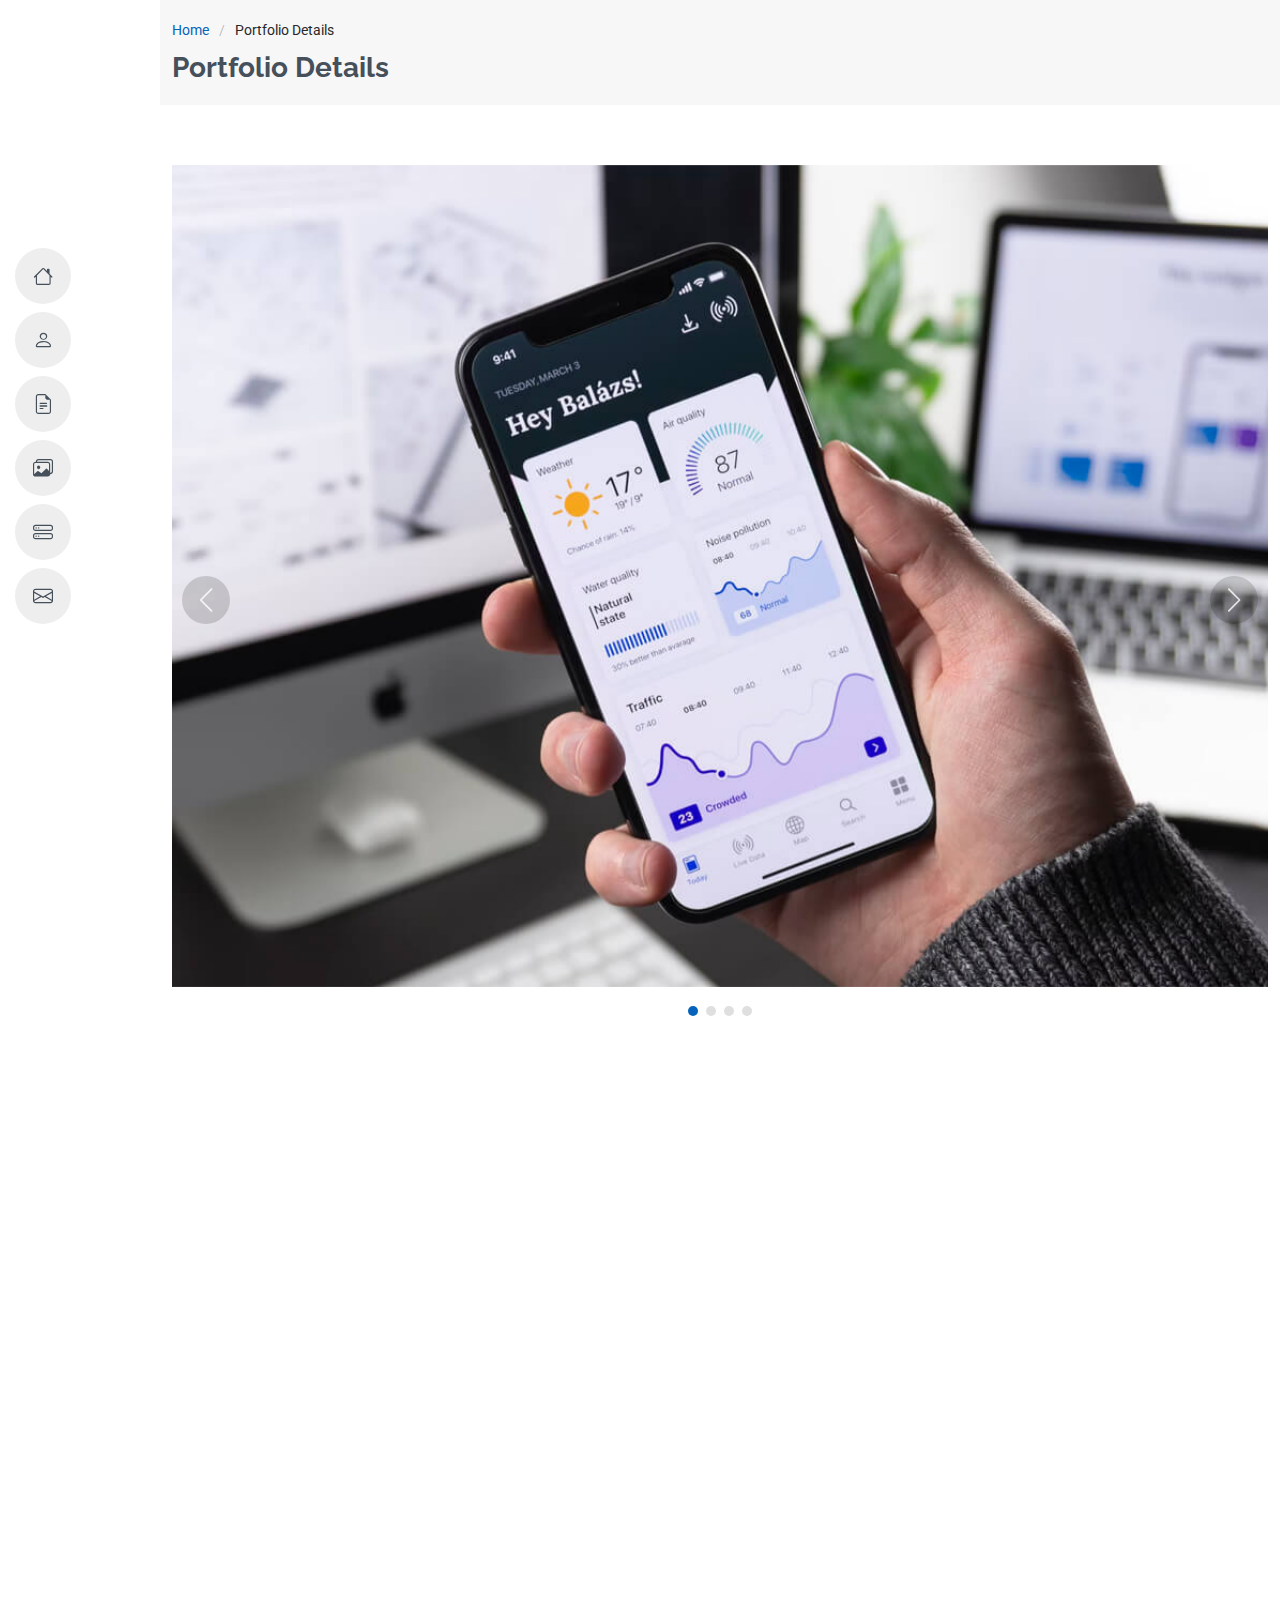
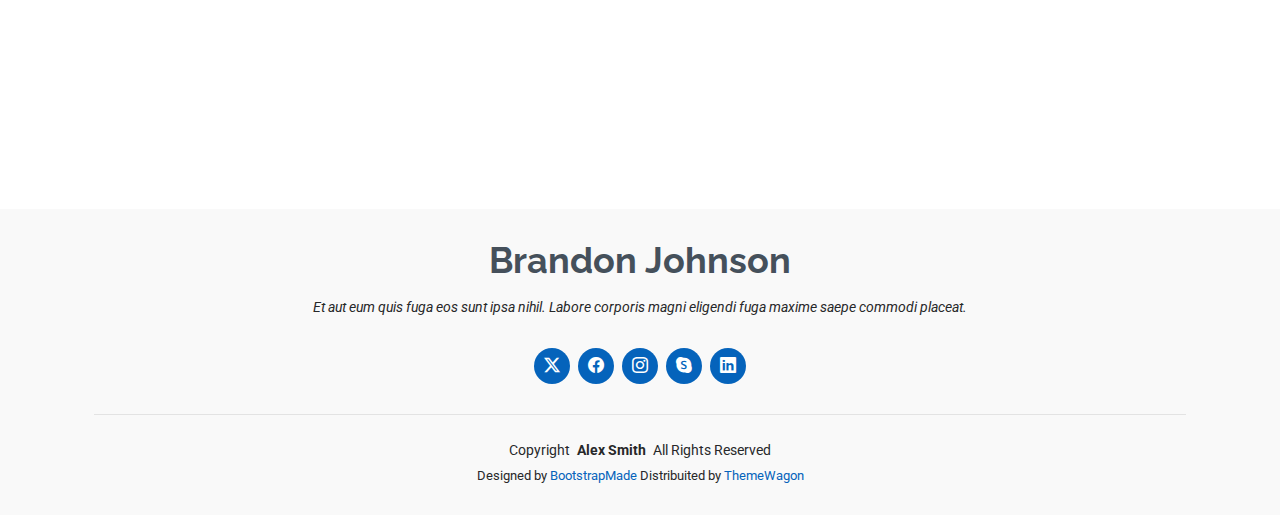
<file: portfolio-details.html>
<!DOCTYPE html>
<html lang="en">

<head>
  <meta charset="utf-8">
  <meta content="width=device-width, initial-scale=1.0" name="viewport">
  <title>Portfolio Details - MyResume Bootstrap Template</title>
  <meta content="" name="description">
  <meta content="" name="keywords">

  <!-- Favicons -->
  <link href="assets/img/favicon.png" rel="icon">
  <link href="assets/img/apple-touch-icon.png" rel="apple-touch-icon">

  <!-- Fonts -->
  <link href="https://fonts.googleapis.com" rel="preconnect">
  <link href="https://fonts.gstatic.com" rel="preconnect" crossorigin>
  <link href="https://fonts.googleapis.com/css2?family=Roboto:ital,wght@0,100;0,300;0,400;0,500;0,700;0,900;1,100;1,300;1,400;1,500;1,700;1,900&family=Poppins:ital,wght@0,100;0,200;0,300;0,400;0,500;0,600;0,700;0,800;0,900;1,100;1,200;1,300;1,400;1,500;1,600;1,700;1,800;1,900&family=Raleway:ital,wght@0,100;0,200;0,300;0,400;0,500;0,600;0,700;0,800;0,900;1,100;1,200;1,300;1,400;1,500;1,600;1,700;1,800;1,900&display=swap" rel="stylesheet">

  <!-- Vendor CSS Files -->
  <link href="assets/vendor/bootstrap/css/bootstrap.min.css" rel="stylesheet">
  <link href="assets/vendor/bootstrap-icons/bootstrap-icons.css" rel="stylesheet">
  <link href="assets/vendor/aos/aos.css" rel="stylesheet">
  <link href="assets/vendor/glightbox/css/glightbox.min.css" rel="stylesheet">
  <link href="assets/vendor/swiper/swiper-bundle.min.css" rel="stylesheet">

  <!-- Main CSS File -->
  <link href="assets/css/main.css" rel="stylesheet">

  <!-- =======================================================
  * Template Name: MyResume
  * Template URL: https://bootstrapmade.com/free-html-bootstrap-template-my-resume/
  * Updated: Jun 29 2024 with Bootstrap v5.3.3
  * Author: BootstrapMade.com
  * License: https://bootstrapmade.com/license/
  ======================================================== -->
</head>

<body class="portfolio-details-page">

  <header id="header" class="header d-flex flex-column justify-content-center">

    <i class="header-toggle d-xl-none bi bi-list"></i>

    <nav id="navmenu" class="navmenu">
      <ul>
        <li><a href="#hero"><i class="bi bi-house navicon"></i><span>Home</span></a></li>
        <li><a href="#about"><i class="bi bi-person navicon"></i><span>About</span></a></li>
        <li><a href="#resume"><i class="bi bi-file-earmark-text navicon"></i><span>Resume</span></a></li>
        <li><a href="#portfolio"><i class="bi bi-images navicon"></i><span>Portfolio</span></a></li>
        <li><a href="#services"><i class="bi bi-hdd-stack navicon"></i><span>Services</span></a></li>
        <li><a href="#contact"><i class="bi bi-envelope navicon"></i><span>Contact</span></a></li>
      </ul>
    </nav>

  </header>

  <main class="main">

    <!-- Page Title -->
    <div class="page-title" data-aos="fade">
      <div class="container">
        <nav class="breadcrumbs">
          <ol>
            <li><a href="index.html">Home</a></li>
            <li class="current">Portfolio Details</li>
          </ol>
        </nav>
        <h1>Portfolio Details</h1>
      </div>
    </div><!-- End Page Title -->

    <!-- Portfolio Details Section -->
    <section id="portfolio-details" class="portfolio-details section">

      <div class="container" data-aos="fade-up">

        <div class="portfolio-details-slider swiper init-swiper">
          <script type="application/json" class="swiper-config">
            {
              "loop": true,
              "speed": 600,
              "autoplay": {
                "delay": 5000
              },
              "slidesPerView": "auto",
              "navigation": {
                "nextEl": ".swiper-button-next",
                "prevEl": ".swiper-button-prev"
              },
              "pagination": {
                "el": ".swiper-pagination",
                "type": "bullets",
                "clickable": true
              }
            }
          </script>
          <div class="swiper-wrapper align-items-center">

            <div class="swiper-slide">
              <img src="assets/img/portfolio/app-1.jpg" alt="">
            </div>

            <div class="swiper-slide">
              <img src="assets/img/portfolio/product-1.jpg" alt="">
            </div>

            <div class="swiper-slide">
              <img src="assets/img/portfolio/branding-1.jpg" alt="">
            </div>

            <div class="swiper-slide">
              <img src="assets/img/portfolio/books-1.jpg" alt="">
            </div>

          </div>
          <div class="swiper-button-prev"></div>
          <div class="swiper-button-next"></div>
          <div class="swiper-pagination"></div>
        </div>

        <div class="row justify-content-between gy-4 mt-4">

          <div class="col-lg-8" data-aos="fade-up">
            <div class="portfolio-description">
              <h2>This is an example of portfolio details</h2>
              <p>
                Autem ipsum nam porro corporis rerum. Quis eos dolorem eos itaque inventore commodi labore quia quia. Exercitationem repudiandae officiis neque suscipit non officia eaque itaque enim. Voluptatem officia accusantium nesciunt est omnis tempora consectetur dignissimos. Sequi nulla at esse enim cum deserunt eius.
              </p>
              <p>
                Amet consequatur qui dolore veniam voluptatem voluptatem sit. Non aspernatur atque natus ut cum nam et. Praesentium error dolores rerum minus sequi quia veritatis eum. Eos et doloribus doloremque nesciunt molestiae laboriosam.
              </p>

              <div class="testimonial-item">
                <p>
                  <i class="bi bi-quote quote-icon-left"></i>
                  <span>Export tempor illum tamen malis malis eram quae irure esse labore quem cillum quid cillum eram malis quorum velit fore eram velit sunt aliqua noster fugiat irure amet legam anim culpa.</span>
                  <i class="bi bi-quote quote-icon-right"></i>
                </p>
                <div>
                  <img src="assets/img/testimonials/testimonials-2.jpg" class="testimonial-img" alt="">
                  <h3>Sara Wilsson</h3>
                  <h4>Designer</h4>
                </div>
              </div>

              <p>
                Impedit ipsum quae et aliquid doloribus et voluptatem quasi. Perspiciatis occaecati earum et magnam animi. Quibusdam non qui ea vitae suscipit vitae sunt. Repudiandae incidunt cumque minus deserunt assumenda tempore. Delectus voluptas necessitatibus est.
              </p>

              <p>
                Sunt voluptatum sapiente facilis quo odio aut ipsum repellat debitis. Molestiae et autem libero. Explicabo et quod necessitatibus similique quis dolor eum. Numquam eaque praesentium rem et qui nesciunt.
              </p>

            </div>
          </div>

          <div class="col-lg-3" data-aos="fade-up" data-aos-delay="100">
            <div class="portfolio-info">
              <h3>Project information</h3>
              <ul>
                <li><strong>Category</strong> Web design</li>
                <li><strong>Client</strong> ASU Company</li>
                <li><strong>Project date</strong> 01 March, 2020</li>
                <li><strong>Project URL</strong> <a href="#">www.example.com</a></li>
                <li><a href="#" class="btn-visit align-self-start">Visit Website</a></li>
              </ul>
            </div>
          </div>

        </div>

      </div>

    </section><!-- /Portfolio Details Section -->

  </main>

  <footer id="footer" class="footer position-relative light-background">
    <div class="container">
      <h3 class="sitename">Brandon Johnson</h3>
      <p>Et aut eum quis fuga eos sunt ipsa nihil. Labore corporis magni eligendi fuga maxime saepe commodi placeat.</p>
      <div class="social-links d-flex justify-content-center">
        <a href=""><i class="bi bi-twitter-x"></i></a>
        <a href=""><i class="bi bi-facebook"></i></a>
        <a href=""><i class="bi bi-instagram"></i></a>
        <a href=""><i class="bi bi-skype"></i></a>
        <a href=""><i class="bi bi-linkedin"></i></a>
      </div>
      <div class="container">
        <div class="copyright">
          <span>Copyright</span> <strong class="px-1 sitename">Alex Smith</strong> <span>All Rights Reserved</span>
        </div>
        <div class="credits">
          <!-- All the links in the footer should remain intact. -->
          <!-- You can delete the links only if you've purchased the pro version. -->
          <!-- Licensing information: https://bootstrapmade.com/license/ -->
          <!-- Purchase the pro version with working PHP/AJAX contact form: [buy-url] -->
          Designed by <a href="https://bootstrapmade.com/">BootstrapMade</a> Distribuited by <a href="https://themewagon.com">ThemeWagon</a>
        </div>
      </div>
    </div>
  </footer>

  <!-- Scroll Top -->
  <a href="#" id="scroll-top" class="scroll-top d-flex align-items-center justify-content-center"><i class="bi bi-arrow-up-short"></i></a>

  <!-- Preloader -->
  <div id="preloader"></div>

  <!-- Vendor JS Files -->
  <script src="assets/vendor/bootstrap/js/bootstrap.bundle.min.js"></script>
  <script src="assets/vendor/php-email-form/validate.js"></script>
  <script src="assets/vendor/aos/aos.js"></script>
  <script src="assets/vendor/typed.js/typed.umd.js"></script>
  <script src="assets/vendor/purecounter/purecounter_vanilla.js"></script>
  <script src="assets/vendor/waypoints/noframework.waypoints.js"></script>
  <script src="assets/vendor/glightbox/js/glightbox.min.js"></script>
  <script src="assets/vendor/imagesloaded/imagesloaded.pkgd.min.js"></script>
  <script src="assets/vendor/isotope-layout/isotope.pkgd.min.js"></script>
  <script src="assets/vendor/swiper/swiper-bundle.min.js"></script>

  <!-- Main JS File -->
  <script src="assets/js/main.js"></script>

</body>

</html>
</file>
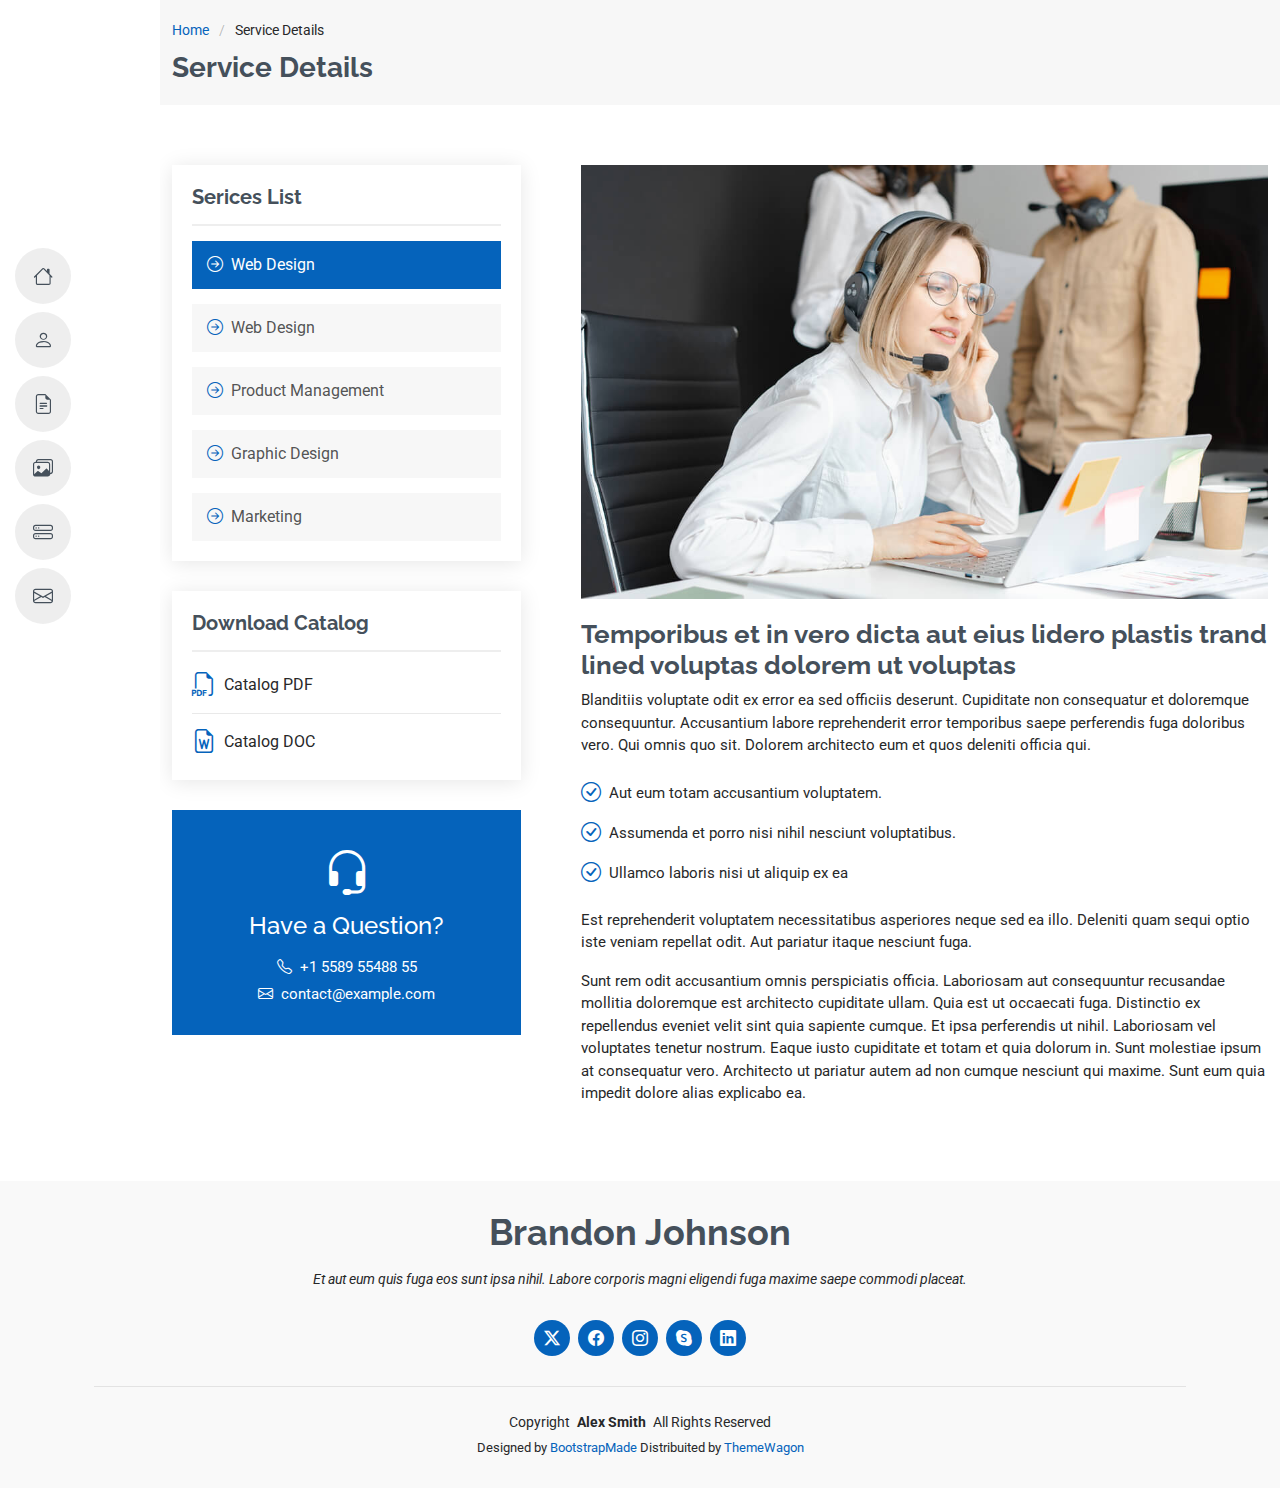
<file: service-details.html>
<!DOCTYPE html>
<html lang="en">

<head>
  <meta charset="utf-8">
  <meta content="width=device-width, initial-scale=1.0" name="viewport">
  <title>Service Details - MyResume Bootstrap Template</title>
  <meta content="" name="description">
  <meta content="" name="keywords">

  <!-- Favicons -->
  <link href="assets/img/favicon.png" rel="icon">
  <link href="assets/img/apple-touch-icon.png" rel="apple-touch-icon">

  <!-- Fonts -->
  <link href="https://fonts.googleapis.com" rel="preconnect">
  <link href="https://fonts.gstatic.com" rel="preconnect" crossorigin>
  <link href="https://fonts.googleapis.com/css2?family=Roboto:ital,wght@0,100;0,300;0,400;0,500;0,700;0,900;1,100;1,300;1,400;1,500;1,700;1,900&family=Poppins:ital,wght@0,100;0,200;0,300;0,400;0,500;0,600;0,700;0,800;0,900;1,100;1,200;1,300;1,400;1,500;1,600;1,700;1,800;1,900&family=Raleway:ital,wght@0,100;0,200;0,300;0,400;0,500;0,600;0,700;0,800;0,900;1,100;1,200;1,300;1,400;1,500;1,600;1,700;1,800;1,900&display=swap" rel="stylesheet">

  <!-- Vendor CSS Files -->
  <link href="assets/vendor/bootstrap/css/bootstrap.min.css" rel="stylesheet">
  <link href="assets/vendor/bootstrap-icons/bootstrap-icons.css" rel="stylesheet">
  <link href="assets/vendor/aos/aos.css" rel="stylesheet">
  <link href="assets/vendor/glightbox/css/glightbox.min.css" rel="stylesheet">
  <link href="assets/vendor/swiper/swiper-bundle.min.css" rel="stylesheet">

  <!-- Main CSS File -->
  <link href="assets/css/main.css" rel="stylesheet">

  <!-- =======================================================
  * Template Name: MyResume
  * Template URL: https://bootstrapmade.com/free-html-bootstrap-template-my-resume/
  * Updated: Jun 29 2024 with Bootstrap v5.3.3
  * Author: BootstrapMade.com
  * License: https://bootstrapmade.com/license/
  ======================================================== -->
</head>

<body class="service-details-page">

  <header id="header" class="header d-flex flex-column justify-content-center">

    <i class="header-toggle d-xl-none bi bi-list"></i>

    <nav id="navmenu" class="navmenu">
      <ul>
        <li><a href="#hero"><i class="bi bi-house navicon"></i><span>Home</span></a></li>
        <li><a href="#about"><i class="bi bi-person navicon"></i><span>About</span></a></li>
        <li><a href="#resume"><i class="bi bi-file-earmark-text navicon"></i><span>Resume</span></a></li>
        <li><a href="#portfolio"><i class="bi bi-images navicon"></i><span>Portfolio</span></a></li>
        <li><a href="#services"><i class="bi bi-hdd-stack navicon"></i><span>Services</span></a></li>
        <li><a href="#contact"><i class="bi bi-envelope navicon"></i><span>Contact</span></a></li>
      </ul>
    </nav>

  </header>

  <main class="main">

    <!-- Page Title -->
    <div class="page-title" data-aos="fade">
      <div class="container">
        <nav class="breadcrumbs">
          <ol>
            <li><a href="index.html">Home</a></li>
            <li class="current">Service Details</li>
          </ol>
        </nav>
        <h1>Service Details</h1>
      </div>
    </div><!-- End Page Title -->

    <!-- Service Details Section -->
    <section id="service-details" class="service-details section">

      <div class="container">

        <div class="row gy-5">

          <div class="col-lg-4" data-aos="fade-up" data-aos-delay="100">

            <div class="service-box">
              <h4>Serices List</h4>
              <div class="services-list">
                <a href="#" class="active"><i class="bi bi-arrow-right-circle"></i><span>Web Design</span></a>
                <a href="#"><i class="bi bi-arrow-right-circle"></i><span>Web Design</span></a>
                <a href="#"><i class="bi bi-arrow-right-circle"></i><span>Product Management</span></a>
                <a href="#"><i class="bi bi-arrow-right-circle"></i><span>Graphic Design</span></a>
                <a href="#"><i class="bi bi-arrow-right-circle"></i><span>Marketing</span></a>
              </div>
            </div><!-- End Services List -->

            <div class="service-box">
              <h4>Download Catalog</h4>
              <div class="download-catalog">
                <a href="#"><i class="bi bi-filetype-pdf"></i><span>Catalog PDF</span></a>
                <a href="#"><i class="bi bi-file-earmark-word"></i><span>Catalog DOC</span></a>
              </div>
            </div><!-- End Services List -->

            <div class="help-box d-flex flex-column justify-content-center align-items-center">
              <i class="bi bi-headset help-icon"></i>
              <h4>Have a Question?</h4>
              <p class="d-flex align-items-center mt-2 mb-0"><i class="bi bi-telephone me-2"></i> <span>+1 5589 55488 55</span></p>
              <p class="d-flex align-items-center mt-1 mb-0"><i class="bi bi-envelope me-2"></i> <a href="mailto:contact@example.com">contact@example.com</a></p>
            </div>

          </div>

          <div class="col-lg-8 ps-lg-5" data-aos="fade-up" data-aos-delay="200">
            <img src="assets/img/services.jpg" alt="" class="img-fluid services-img">
            <h3>Temporibus et in vero dicta aut eius lidero plastis trand lined voluptas dolorem ut voluptas</h3>
            <p>
              Blanditiis voluptate odit ex error ea sed officiis deserunt. Cupiditate non consequatur et doloremque consequuntur. Accusantium labore reprehenderit error temporibus saepe perferendis fuga doloribus vero. Qui omnis quo sit. Dolorem architecto eum et quos deleniti officia qui.
            </p>
            <ul>
              <li><i class="bi bi-check-circle"></i> <span>Aut eum totam accusantium voluptatem.</span></li>
              <li><i class="bi bi-check-circle"></i> <span>Assumenda et porro nisi nihil nesciunt voluptatibus.</span></li>
              <li><i class="bi bi-check-circle"></i> <span>Ullamco laboris nisi ut aliquip ex ea</span></li>
            </ul>
            <p>
              Est reprehenderit voluptatem necessitatibus asperiores neque sed ea illo. Deleniti quam sequi optio iste veniam repellat odit. Aut pariatur itaque nesciunt fuga.
            </p>
            <p>
              Sunt rem odit accusantium omnis perspiciatis officia. Laboriosam aut consequuntur recusandae mollitia doloremque est architecto cupiditate ullam. Quia est ut occaecati fuga. Distinctio ex repellendus eveniet velit sint quia sapiente cumque. Et ipsa perferendis ut nihil. Laboriosam vel voluptates tenetur nostrum. Eaque iusto cupiditate et totam et quia dolorum in. Sunt molestiae ipsum at consequatur vero. Architecto ut pariatur autem ad non cumque nesciunt qui maxime. Sunt eum quia impedit dolore alias explicabo ea.
            </p>
          </div>

        </div>

      </div>

    </section><!-- /Service Details Section -->

  </main>

  <footer id="footer" class="footer position-relative light-background">
    <div class="container">
      <h3 class="sitename">Brandon Johnson</h3>
      <p>Et aut eum quis fuga eos sunt ipsa nihil. Labore corporis magni eligendi fuga maxime saepe commodi placeat.</p>
      <div class="social-links d-flex justify-content-center">
        <a href=""><i class="bi bi-twitter-x"></i></a>
        <a href=""><i class="bi bi-facebook"></i></a>
        <a href=""><i class="bi bi-instagram"></i></a>
        <a href=""><i class="bi bi-skype"></i></a>
        <a href=""><i class="bi bi-linkedin"></i></a>
      </div>
      <div class="container">
        <div class="copyright">
          <span>Copyright</span> <strong class="px-1 sitename">Alex Smith</strong> <span>All Rights Reserved</span>
        </div>
        <div class="credits">
          <!-- All the links in the footer should remain intact. -->
          <!-- You can delete the links only if you've purchased the pro version. -->
          <!-- Licensing information: https://bootstrapmade.com/license/ -->
          <!-- Purchase the pro version with working PHP/AJAX contact form: [buy-url] -->
          Designed by <a href="https://bootstrapmade.com/">BootstrapMade</a> Distribuited by <a href="https://themewagon.com">ThemeWagon</a>
        </div>
      </div>
    </div>
  </footer>

  <!-- Scroll Top -->
  <a href="#" id="scroll-top" class="scroll-top d-flex align-items-center justify-content-center"><i class="bi bi-arrow-up-short"></i></a>

  <!-- Preloader -->
  <div id="preloader"></div>

  <!-- Vendor JS Files -->
  <script src="assets/vendor/bootstrap/js/bootstrap.bundle.min.js"></script>
  <script src="assets/vendor/php-email-form/validate.js"></script>
  <script src="assets/vendor/aos/aos.js"></script>
  <script src="assets/vendor/typed.js/typed.umd.js"></script>
  <script src="assets/vendor/purecounter/purecounter_vanilla.js"></script>
  <script src="assets/vendor/waypoints/noframework.waypoints.js"></script>
  <script src="assets/vendor/glightbox/js/glightbox.min.js"></script>
  <script src="assets/vendor/imagesloaded/imagesloaded.pkgd.min.js"></script>
  <script src="assets/vendor/isotope-layout/isotope.pkgd.min.js"></script>
  <script src="assets/vendor/swiper/swiper-bundle.min.js"></script>

  <!-- Main JS File -->
  <script src="assets/js/main.js"></script>

</body>

</html>
</file>
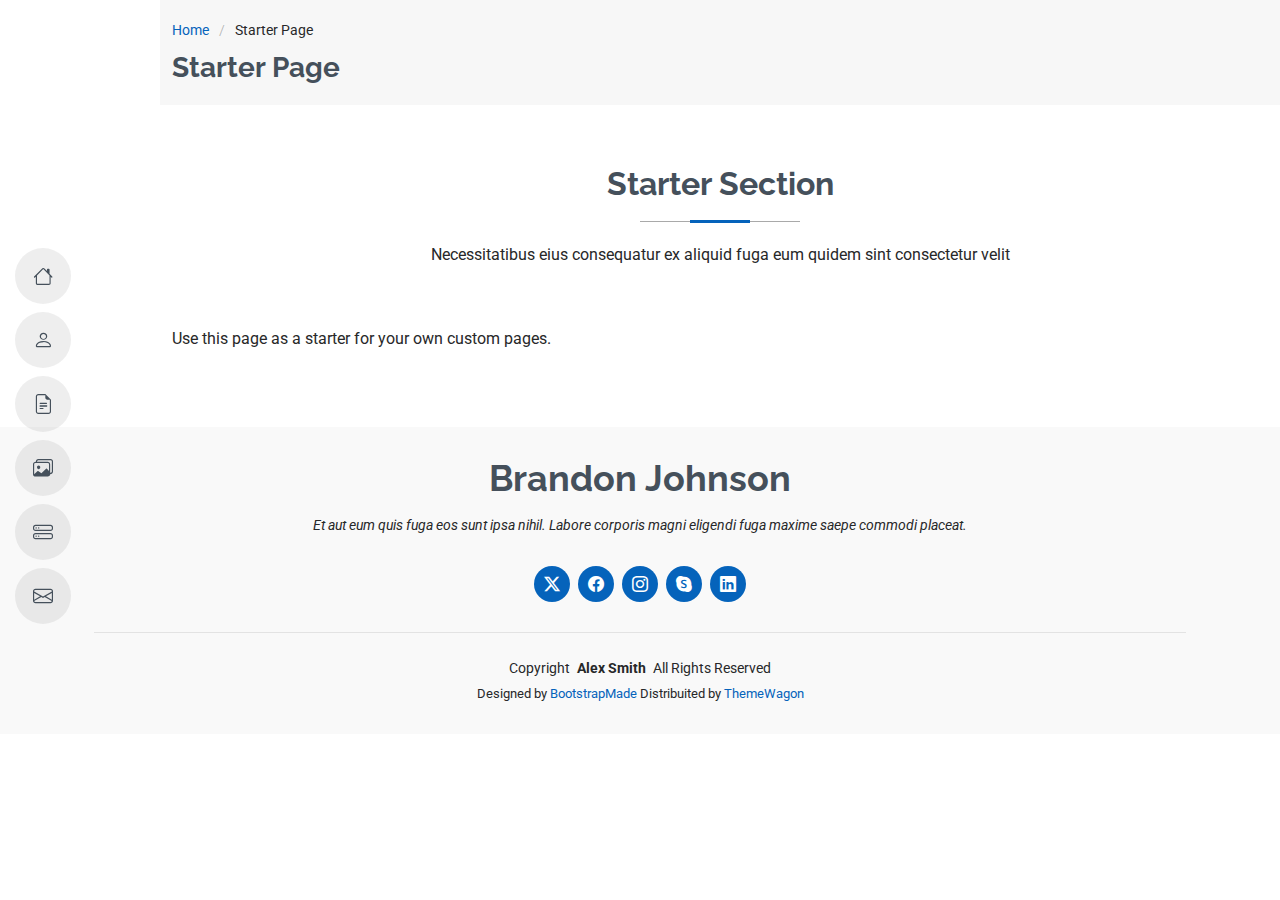
<file: starter-page.html>
<!DOCTYPE html>
<html lang="en">

<head>
  <meta charset="utf-8">
  <meta content="width=device-width, initial-scale=1.0" name="viewport">
  <title>Starter Page - MyResume Bootstrap Template</title>
  <meta content="" name="description">
  <meta content="" name="keywords">

  <!-- Favicons -->
  <link href="assets/img/favicon.png" rel="icon">
  <link href="assets/img/apple-touch-icon.png" rel="apple-touch-icon">

  <!-- Fonts -->
  <link href="https://fonts.googleapis.com" rel="preconnect">
  <link href="https://fonts.gstatic.com" rel="preconnect" crossorigin>
  <link href="https://fonts.googleapis.com/css2?family=Roboto:ital,wght@0,100;0,300;0,400;0,500;0,700;0,900;1,100;1,300;1,400;1,500;1,700;1,900&family=Poppins:ital,wght@0,100;0,200;0,300;0,400;0,500;0,600;0,700;0,800;0,900;1,100;1,200;1,300;1,400;1,500;1,600;1,700;1,800;1,900&family=Raleway:ital,wght@0,100;0,200;0,300;0,400;0,500;0,600;0,700;0,800;0,900;1,100;1,200;1,300;1,400;1,500;1,600;1,700;1,800;1,900&display=swap" rel="stylesheet">

  <!-- Vendor CSS Files -->
  <link href="assets/vendor/bootstrap/css/bootstrap.min.css" rel="stylesheet">
  <link href="assets/vendor/bootstrap-icons/bootstrap-icons.css" rel="stylesheet">
  <link href="assets/vendor/aos/aos.css" rel="stylesheet">
  <link href="assets/vendor/glightbox/css/glightbox.min.css" rel="stylesheet">
  <link href="assets/vendor/swiper/swiper-bundle.min.css" rel="stylesheet">

  <!-- Main CSS File -->
  <link href="assets/css/main.css" rel="stylesheet">

  <!-- =======================================================
  * Template Name: MyResume
  * Template URL: https://bootstrapmade.com/free-html-bootstrap-template-my-resume/
  * Updated: Jun 29 2024 with Bootstrap v5.3.3
  * Author: BootstrapMade.com
  * License: https://bootstrapmade.com/license/
  ======================================================== -->
</head>

<body class="starter-page-page">

  <header id="header" class="header d-flex flex-column justify-content-center">

    <i class="header-toggle d-xl-none bi bi-list"></i>

    <nav id="navmenu" class="navmenu">
      <ul>
        <li><a href="#hero"><i class="bi bi-house navicon"></i><span>Home</span></a></li>
        <li><a href="#about"><i class="bi bi-person navicon"></i><span>About</span></a></li>
        <li><a href="#resume"><i class="bi bi-file-earmark-text navicon"></i><span>Resume</span></a></li>
        <li><a href="#portfolio"><i class="bi bi-images navicon"></i><span>Portfolio</span></a></li>
        <li><a href="#services"><i class="bi bi-hdd-stack navicon"></i><span>Services</span></a></li>
        <li><a href="#contact"><i class="bi bi-envelope navicon"></i><span>Contact</span></a></li>
      </ul>
    </nav>

  </header>

  <main class="main">

    <!-- Page Title -->
    <div class="page-title" data-aos="fade">
      <div class="container">
        <nav class="breadcrumbs">
          <ol>
            <li><a href="index.html">Home</a></li>
            <li class="current">Starter Page</li>
          </ol>
        </nav>
        <h1>Starter Page</h1>
      </div>
    </div><!-- End Page Title -->

    <!-- Starter Section Section -->
    <section id="starter-section" class="starter-section section">

      <!-- Section Title -->
      <div class="container section-title" data-aos="fade-up">
        <h2>Starter Section</h2>
        <p>Necessitatibus eius consequatur ex aliquid fuga eum quidem sint consectetur velit</p>
      </div><!-- End Section Title -->

      <div class="container" data-aos="fade-up">
        <p>Use this page as a starter for your own custom pages.</p>
      </div>

    </section><!-- /Starter Section Section -->

  </main>

  <footer id="footer" class="footer position-relative light-background">
    <div class="container">
      <h3 class="sitename">Brandon Johnson</h3>
      <p>Et aut eum quis fuga eos sunt ipsa nihil. Labore corporis magni eligendi fuga maxime saepe commodi placeat.</p>
      <div class="social-links d-flex justify-content-center">
        <a href=""><i class="bi bi-twitter-x"></i></a>
        <a href=""><i class="bi bi-facebook"></i></a>
        <a href=""><i class="bi bi-instagram"></i></a>
        <a href=""><i class="bi bi-skype"></i></a>
        <a href=""><i class="bi bi-linkedin"></i></a>
      </div>
      <div class="container">
        <div class="copyright">
          <span>Copyright</span> <strong class="px-1 sitename">Alex Smith</strong> <span>All Rights Reserved</span>
        </div>
        <div class="credits">
          <!-- All the links in the footer should remain intact. -->
          <!-- You can delete the links only if you've purchased the pro version. -->
          <!-- Licensing information: https://bootstrapmade.com/license/ -->
          <!-- Purchase the pro version with working PHP/AJAX contact form: [buy-url] -->
          Designed by <a href="https://bootstrapmade.com/">BootstrapMade</a> Distribuited by <a href="https://themewagon.com">ThemeWagon</a>
        </div>
      </div>
    </div>
  </footer>

  <!-- Scroll Top -->
  <a href="#" id="scroll-top" class="scroll-top d-flex align-items-center justify-content-center"><i class="bi bi-arrow-up-short"></i></a>

  <!-- Preloader -->
  <div id="preloader"></div>

  <!-- Vendor JS Files -->
  <script src="assets/vendor/bootstrap/js/bootstrap.bundle.min.js"></script>
  <script src="assets/vendor/php-email-form/validate.js"></script>
  <script src="assets/vendor/aos/aos.js"></script>
  <script src="assets/vendor/typed.js/typed.umd.js"></script>
  <script src="assets/vendor/purecounter/purecounter_vanilla.js"></script>
  <script src="assets/vendor/waypoints/noframework.waypoints.js"></script>
  <script src="assets/vendor/glightbox/js/glightbox.min.js"></script>
  <script src="assets/vendor/imagesloaded/imagesloaded.pkgd.min.js"></script>
  <script src="assets/vendor/isotope-layout/isotope.pkgd.min.js"></script>
  <script src="assets/vendor/swiper/swiper-bundle.min.js"></script>

  <!-- Main JS File -->
  <script src="assets/js/main.js"></script>

</body>

</html>
</file>
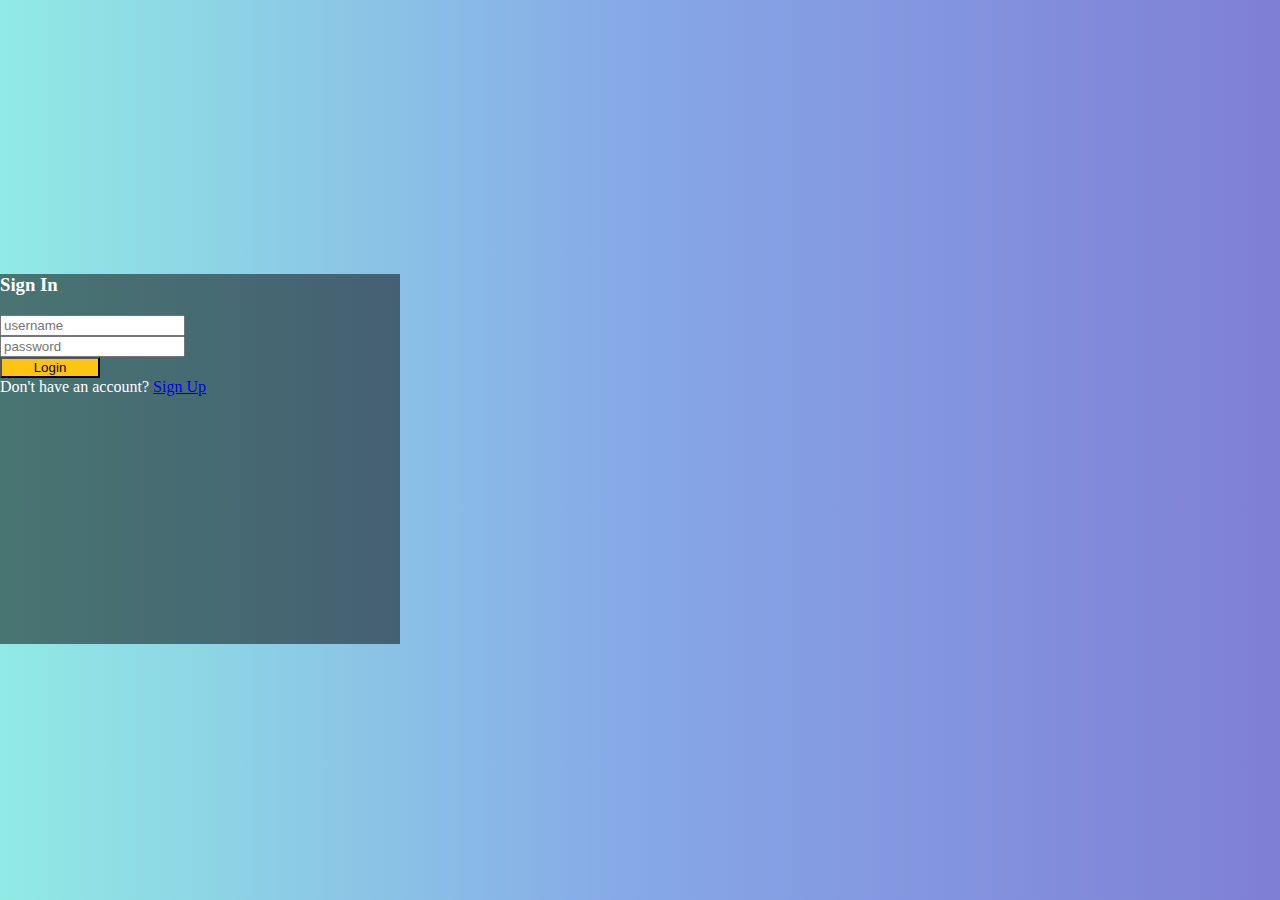
<file: chat/login.html>
<!DOCTYPE html>
<html>

<head>
    <title>Login Page</title>
    <!--Made with love by Mutiullah Samim -->

    <!--Bootsrap 4 CDN-->
    <link rel="stylesheet" href="https://stackpath.bootstrapcdn.com/bootstrap/4.1.3/css/bootstrap.min.css"
        integrity="sha384-MCw98/SFnGE8fJT3GXwEOngsV7Zt27NXFoaoApmYm81iuXoPkFOJwJ8ERdknLPMO" crossorigin="anonymous">

    <!--Fontawesome CDN-->
    <link rel="stylesheet" href="https://use.fontawesome.com/releases/v5.3.1/css/all.css"
        integrity="sha384-mzrmE5qonljUremFsqc01SB46JvROS7bZs3IO2EmfFsd15uHvIt+Y8vEf7N7fWAU" crossorigin="anonymous">

    <!--Custom styles-->
    <link rel="stylesheet" type="text/css" href="login.css">
</head>

<body>
    <div class="container">
        <div class="d-flex justify-content-center h-100">
            <div class="card">
                <div class="card-header">
                    <h3>Sign In</h3>

                </div>
                <div class="card-body">
                    <form>
                        <div class="input-group form-group">
                            <div class="input-group-prepend">
                                <span class="input-group-text"><i class="fas fa-user"></i></span>
                            </div>
                            <input type="text" class="form-control" name="username" placeholder="username">

                        </div>
                        <div class="input-group form-group">
                            <div class="input-group-prepend">
                                <span class="input-group-text"><i class="fas fa-key"></i></span>
                            </div>
                            <input type="password" class="form-control" id="password" placeholder="password">
                        </div>

                        <div class="form-group">
                            <input type="submit" value="Login" class="btn float-right login_btn">
                        </div>
                    </form>
                </div>
                <div class="card-footer">
                    <div class="d-flex justify-content-center links">
                        Don't have an account?<a href="./register.html">Sign Up</a>
                    </div>

                </div>
            </div>
        </div>
    </div>
    <script src="https://code.jquery.com/jquery-3.3.1.min.js"></script>
    <script src="https://cdnjs.cloudflare.com/ajax/libs/popper.js/1.14.7/umd/popper.min.js"></script>
    <script>
        $(document).ready(function () {
            const token = localStorage.getItem("token");
            const refreshToken = localStorage.getItem("refreshToken");

            // If token exists, check validity and redirect if valid
            if (token) {
                $.ajax({
                    url: "https://chatapi.ahmetlab.tech/api/auth/token", // Replace with an actual protected route
                    type: "GET",
                    headers: {
                        Authorization: `Bearer ${token}`
                    },
                    success: function () {
                        window.location.href = "/chat.html"; // Redirect on success
                    },
                    error: function (xhr) {
                        if (xhr.status === 401 && refreshToken) {
                            // Token expired - attempt refresh
                            $.ajax({
                                url: "https://chatapi.ahmetlab.tech/api/auth/refresh",
                                type: "POST",
                                contentType: "application/json",
                                data: JSON.stringify({ refreshToken }),
                                success: function (res) {
                                    localStorage.setItem("username", res.data.username);
                                    localStorage.setItem("token", res.data.token);
                                    localStorage.setItem("refreshToken", res.data.refreshToken);
                                    window.location.href = "/front/chat.html";
                                },
                                error: function () {
                                    console.error("Token refresh failed");
                                }
                            });
                        }
                    }
                });
            }

            // Handle login form submission
            $("form").on("submit", function (event) {
                event.preventDefault();

                const username = $("input[name='username']").val();
                const password = $("#password").val();

                $.ajax({
                    url: "https://chatapi.ahmetlab.tech/api/auth/login",
                    type: "POST",
                    contentType: "application/json",
                    data: JSON.stringify({ username, password }),
                    success: function (response) {
                        localStorage.setItem("username", username);
                        localStorage.setItem("token", response.data.token);
                        localStorage.setItem("refreshToken", response.data.refreshToken);
                        window.location.href = "/front/chat.html";
                    },
                    error: function (xhr, status, error) {
                        console.error("Login failed:", error);
                    }
                });
            });
        });
    </script>
</body>

</html>
</file>
<file: chat/login.css>
/* Made with love by Mutiullah Samim*/

@import url('https://fonts.googleapis.com/css?family=Numans');

	body,html{
			height: 100%;
			margin: 0;
			background: #7F7FD5;
	       background: -webkit-linear-gradient(to right, #91EAE4, #86A8E7, #7F7FD5);
	        background: linear-gradient(to right, #91EAE4, #86A8E7, #7F7FD5);
		}
.container{
height: 100%;
align-content: center;
}

.card{
height: 370px;
margin-top: auto;
margin-bottom: auto;
width: 400px;
background-color: rgba(0,0,0,0.5) !important;
}

.social_icon span{
font-size: 60px;
margin-left: 10px;
color: #FFC312;
}

.social_icon span:hover{
color: white;
cursor: pointer;
}

.card-header h3{
color: white;
}

.social_icon{
position: absolute;
right: 20px;
top: -45px;
}

.input-group-prepend span{
width: 50px;
background-color: #FFC312;
color: black;
border:0 !important;
}

input:focus{
outline: 0 0 0 0  !important;
box-shadow: 0 0 0 0 !important;

}

.remember{
color: white;
}

.remember input
{
width: 20px;
height: 20px;
margin-left: 15px;
margin-right: 5px;
}

.login_btn{
color: black;
background-color: #FFC312;
width: 100px;
}

.login_btn:hover{
color: black;
background-color: white;
}

.links{
color: white;
}

.links a{
margin-left: 4px;
}
</file>
<file: assets/css/main.css>
/**
* Template Name: MyResume
* Template URL: https://bootstrapmade.com/free-html-bootstrap-template-my-resume/
* Updated: Jun 29 2024 with Bootstrap v5.3.3
* Author: BootstrapMade.com
* License: https://bootstrapmade.com/license/
*/

/*--------------------------------------------------------------
# Font & Color Variables
# Help: https://bootstrapmade.com/color-system/
--------------------------------------------------------------*/
/* Fonts */
:root {
  --default-font: "Roboto",  system-ui, -apple-system, "Segoe UI", Roboto, "Helvetica Neue", Arial, "Noto Sans", "Liberation Sans", sans-serif, "Apple Color Emoji", "Segoe UI Emoji", "Segoe UI Symbol", "Noto Color Emoji";
  --heading-font: "Raleway",  sans-serif;
  --nav-font: "Poppins",  sans-serif;
}

/* Global Colors - The following color variables are used throughout the website. Updating them here will change the color scheme of the entire website */
:root { 
  --background-color: #ffffff; /* Background color for the entire website, including individual sections */
  --default-color: #272829; /* Default color used for the majority of the text content across the entire website */
  --heading-color: #45505b; /* Color for headings, subheadings and title throughout the website */
  --accent-color: #0563bb; /* Accent color that represents your brand on the website. It's used for buttons, links, and other elements that need to stand out */
  --surface-color: #ffffff; /* The surface color is used as a background of boxed elements within sections, such as cards, icon boxes, or other elements that require a visual separation from the global background. */
  --contrast-color: #ffffff; /* Contrast color for text, ensuring readability against backgrounds of accent, heading, or default colors. */
}

/* Nav Menu Colors - The following color variables are used specifically for the navigation menu. They are separate from the global colors to allow for more customization options */
:root {
  --nav-color: #45505b;  /* The default color of the main navmenu links */
  --nav-hover-color: #0563bb; /* Applied to main navmenu links when they are hovered over or active */
  --nav-mobile-background-color: #ffffff; /* Used as the background color for mobile navigation menu */
  --nav-dropdown-background-color: #ffffff; /* Used as the background color for dropdown items that appear when hovering over primary navigation items */
  --nav-dropdown-color: #212529; /* Used for navigation links of the dropdown items in the navigation menu. */
  --nav-dropdown-hover-color: #0563bb; /* Similar to --nav-hover-color, this color is applied to dropdown navigation links when they are hovered over. */
}

/* Color Presets - These classes override global colors when applied to any section or element, providing reuse of the sam color scheme. */

.light-background {
  --background-color: #f9f9f9;
  --surface-color: #ffffff;
}

.dark-background {
  --background-color: #060606;
  --default-color: #ffffff;
  --heading-color: #ffffff;
  --surface-color: #252525;
  --contrast-color: #ffffff;
}

/* Smooth scroll */
:root {
  scroll-behavior: smooth;
}

/*--------------------------------------------------------------
# General Styling & Shared Classes
--------------------------------------------------------------*/
body {
  color: var(--default-color);
  background-color: var(--background-color);
  font-family: var(--default-font);
}

a {
  color: var(--accent-color);
  text-decoration: none;
  transition: 0.3s;
}

a:hover {
  color: color-mix(in srgb, var(--accent-color), transparent 25%);
  text-decoration: none;
}

h1,
h2,
h3,
h4,
h5,
h6 {
  color: var(--heading-color);
  font-family: var(--heading-font);
}

/* PHP Email Form Messages
------------------------------*/
.php-email-form .error-message {
  display: none;
  background: #df1529;
  color: #ffffff;
  text-align: left;
  padding: 15px;
  margin-bottom: 24px;
  font-weight: 600;
}

.php-email-form .sent-message {
  display: none;
  color: #ffffff;
  background: #059652;
  text-align: center;
  padding: 15px;
  margin-bottom: 24px;
  font-weight: 600;
}

.php-email-form .loading {
  display: none;
  background: var(--surface-color);
  text-align: center;
  padding: 15px;
  margin-bottom: 24px;
}

.php-email-form .loading:before {
  content: "";
  display: inline-block;
  border-radius: 50%;
  width: 24px;
  height: 24px;
  margin: 0 10px -6px 0;
  border: 3px solid var(--accent-color);
  border-top-color: var(--surface-color);
  animation: php-email-form-loading 1s linear infinite;
}

@keyframes php-email-form-loading {
  0% {
    transform: rotate(0deg);
  }

  100% {
    transform: rotate(360deg);
  }
}

/*--------------------------------------------------------------
# Global Header
--------------------------------------------------------------*/
.header {
  color: var(--default-color);
  position: fixed;
  top: 0;
  left: 0;
  bottom: 0;
  padding: 0 15px;
  transition: all ease-in-out 0.3s;
  overflow-y: auto;
  z-index: 997;
  min-width: 200px;
}

@media (max-width: 1199px) {
  .header {
    background-color: var(--background-color);
    border-right: 1px solid color-mix(in srgb, var(--default-color), transparent 90%);
    width: 300px;
    left: -100%;
  }
}

@media (min-width: 1200px) and (max-width: 1600px) {
  .header~main {
    margin-left: 160px;
  }

  .header~main .hero {
    margin-left: -160px;
    width: 100vw;
  }
}

.header.header-show {
  left: 0;
}

.header .header-toggle {
  color: var(--contrast-color);
  background-color: var(--accent-color);
  font-size: 22px;
  display: flex;
  align-items: center;
  justify-content: center;
  width: 40px;
  height: 40px;
  border-radius: 50%;
  cursor: pointer;
  position: fixed;
  top: 15px;
  right: 15px;
  z-index: 9999;
  transition: background-color 0.3s;
}

.header .header-toggle:hover {
  color: var(--contrast-color);
  background-color: color-mix(in srgb, var(--accent-color) 90%, white 15%);
}

/*--------------------------------------------------------------
# Navigation Menu
--------------------------------------------------------------*/
.navmenu {
  padding: 0;
  z-index: 9997;
}

.navmenu ul {
  list-style: none;
  padding: 0 0 20px 0;
  margin: 0;
  width: 140px;
}

.navmenu a,
.navmenu a:focus {
  color: var(--nav-color);
  font-family: var(--nav-font);
  display: flex;
  align-items: center;
  padding: 10px 18px;
  margin-bottom: 8px;
  font-size: 15px;
  border-radius: 50px;
  background: color-mix(in srgb, var(--default-color), transparent 92%);
  height: 56px;
  width: 100%;
  overflow: hidden;
  transition: 0.3s;
}

.navmenu a i,
.navmenu a:focus i {
  font-size: 20px;
}

.navmenu a span,
.navmenu a:focus span {
  padding: 0 5px 0 7px;
}

@media (min-width: 992px) {

  .navmenu a,
  .navmenu a:focus {
    max-width: 56px;
  }

  .navmenu a span,
  .navmenu a:focus span {
    display: none;
  }
}

.navmenu a:hover,
.navmenu .active,
.navmenu .active:focus,
.navmenu li:hover>a {
  color: var(--contrast-color);
  background: var(--nav-hover-color);
}

.navmenu a:hover,
.navmenu li:hover>a {
  max-width: 100%;
  color: var(--contrast-color);
}

.navmenu a:hover span,
.navmenu li:hover>a span {
  display: block;
}

/*--------------------------------------------------------------
# Global Footer
--------------------------------------------------------------*/
.footer {
  color: var(--default-color);
  background-color: var(--background-color);
  font-size: 14px;
  text-align: center;
  padding: 30px 0;
  position: relative;
}

.footer h3 {
  font-size: 36px;
  font-weight: 700;
  position: relative;
  padding: 0;
  margin: 0 0 15px 0;
}

.footer p {
  font-size: 15;
  font-style: italic;
  padding: 0;
  margin: 0 0 30px 0;
}

.footer .social-links {
  margin: 0 0 30px 0;
}

.footer .social-links a {
  font-size: 16px;
  display: flex;
  align-items: center;
  justify-content: center;
  background: var(--accent-color);
  color: var(--contrast-color);
  line-height: 1;
  margin: 0 4px;
  border-radius: 50%;
  text-align: center;
  width: 36px;
  height: 36px;
  transition: 0.3s;
}

.footer .social-links a:hover {
  background: color-mix(in srgb, var(--accent-color), transparent 20%);
  text-decoration: none;
}

.footer .copyright {
  padding-top: 25px;
  border-top: 1px solid color-mix(in srgb, var(--default-color), transparent 90%);
}

.footer .credits {
  font-size: 13px;
  padding-top: 5px;
}

/*--------------------------------------------------------------
# Preloader
--------------------------------------------------------------*/
#preloader {
  position: fixed;
  inset: 0;
  z-index: 999999;
  overflow: hidden;
  background: var(--background-color);
  transition: all 0.6s ease-out;
}

#preloader:before {
  content: "";
  position: fixed;
  top: calc(50% - 30px);
  left: calc(50% - 30px);
  border: 6px solid #ffffff;
  border-color: var(--accent-color) transparent var(--accent-color) transparent;
  border-radius: 50%;
  width: 60px;
  height: 60px;
  animation: animate-preloader 1.5s linear infinite;
}

@keyframes animate-preloader {
  0% {
    transform: rotate(0deg);
  }

  100% {
    transform: rotate(360deg);
  }
}

/*--------------------------------------------------------------
# Scroll Top Button
--------------------------------------------------------------*/
.scroll-top {
  position: fixed;
  visibility: hidden;
  opacity: 0;
  right: 15px;
  bottom: -15px;
  z-index: 99999;
  background-color: var(--accent-color);
  width: 44px;
  height: 44px;
  border-radius: 50px;
  transition: all 0.4s;
}

.scroll-top i {
  font-size: 24px;
  color: var(--contrast-color);
  line-height: 0;
}

.scroll-top:hover {
  background-color: color-mix(in srgb, var(--accent-color), transparent 20%);
  color: var(--contrast-color);
}

.scroll-top.active {
  visibility: visible;
  opacity: 1;
  bottom: 15px;
}

/*--------------------------------------------------------------
# Disable aos animation delay on mobile devices
--------------------------------------------------------------*/
@media screen and (max-width: 768px) {
  [data-aos-delay] {
    transition-delay: 0 !important;
  }
}

/*--------------------------------------------------------------
# Global Page Titles & Breadcrumbs
--------------------------------------------------------------*/
.page-title {
  --background-color: color-mix(in srgb, var(--default-color), transparent 96%);
  color: var(--default-color);
  background-color: var(--background-color);
  padding: 20px 0;
  position: relative;
}

.page-title h1 {
  font-size: 28px;
  font-weight: 700;
  margin: 0;
}

.page-title .breadcrumbs ol {
  display: flex;
  flex-wrap: wrap;
  list-style: none;
  padding: 0 0 10px 0;
  margin: 0;
  font-size: 14px;
  font-weight: 400;
}

.page-title .breadcrumbs ol li+li {
  padding-left: 10px;
}

.page-title .breadcrumbs ol li+li::before {
  content: "/";
  display: inline-block;
  padding-right: 10px;
  color: color-mix(in srgb, var(--default-color), transparent 70%);
}

/*--------------------------------------------------------------
# Global Sections
--------------------------------------------------------------*/
section,
.section {
  color: var(--default-color);
  background-color: var(--background-color);
  padding: 60px 0;
  overflow: clip;
}

/*--------------------------------------------------------------
# Global Section Titles
--------------------------------------------------------------*/
.section-title {
  text-align: center;
  padding-bottom: 60px;
  position: relative;
}

.section-title h2 {
  font-size: 32px;
  font-weight: 700;
  margin-bottom: 20px;
  padding-bottom: 20px;
  position: relative;
}

.section-title h2:before {
  content: "";
  position: absolute;
  display: block;
  width: 160px;
  height: 1px;
  background: color-mix(in srgb, var(--default-color), transparent 60%);
  left: 0;
  right: 0;
  bottom: 1px;
  margin: auto;
}

.section-title h2::after {
  content: "";
  position: absolute;
  display: block;
  width: 60px;
  height: 3px;
  background: var(--accent-color);
  left: 0;
  right: 0;
  bottom: 0;
  margin: auto;
}

.section-title p {
  margin-bottom: 0;
}

/*--------------------------------------------------------------
# Hero Section
--------------------------------------------------------------*/
.hero {
  width: 100%;
  min-height: 100vh;
  position: relative;
  padding: 80px 0;
  display: flex;
  align-items: center;
  justify-content: center;
}

.hero img {
  position: absolute;
  inset: 0;
  display: block;
  width: 100%;
  height: 100%;
  object-fit: cover;
  z-index: 1;
}

.hero:before {
  content: "";
  background: color-mix(in srgb, var(--background-color), transparent 30%);
  position: absolute;
  inset: 0;
  z-index: 2;
}

.hero .container {
  position: relative;
  z-index: 3;
}

.hero h2 {
  margin: 0;
  font-size: 64px;
  font-weight: 700;
}

.hero p {
  margin: 5px 0 0 0;
  font-size: 26px;
}

.hero p span {
  letter-spacing: 1px;
  border-bottom: 2px solid var(--accent-color);
}

.hero .social-links {
  margin-top: 25px;
}

.hero .social-links a {
  font-size: 20px;
  display: inline-block;
  color: color-mix(in srgb, var(--default-color), transparent 30%);
  line-height: 1;
  margin-right: 20px;
  transition: 0.3s;
}

.hero .social-links a:hover {
  color: var(--accent-color);
}

@media (max-width: 768px) {
  .hero h2 {
    font-size: 32px;
  }

  .hero p {
    font-size: 20px;
  }
}

/*--------------------------------------------------------------
# About Section
--------------------------------------------------------------*/
.about .content h2 {
  font-weight: 700;
  font-size: 24px;
}

.about .content ul {
  list-style: none;
  padding: 0;
}

.about .content ul li {
  margin-bottom: 20px;
  display: flex;
  align-items: center;
}

.about .content ul strong {
  margin-right: 10px;
}

.about .content ul i {
  font-size: 16px;
  margin-right: 5px;
  color: var(--accent-color);
  line-height: 0;
}

/*--------------------------------------------------------------
# Stats Section
--------------------------------------------------------------*/
.stats i {
  background-color: var(--accent-color);
  color: var(--contrast-color);
  width: 54px;
  height: 54px;
  font-size: 24px;
  border-radius: 50px;
  display: inline-flex;
  align-items: center;
  justify-content: center;
  position: relative;
  z-index: 1;
}

.stats .stats-item {
  margin-top: 10px;
  width: 100%;
  position: relative;
  text-align: center;
  z-index: 0;
}

.stats .stats-item span {
  font-size: 36px;
  display: block;
  font-weight: 700;
  color: color-mix(in srgb, var(--default-color), transparent 20%);
}

.stats .stats-item p {
  padding: 0;
  margin: 0;
  color: color-mix(in srgb, var(--default-color), transparent 50%);
  font-size: 16px;
}

/*--------------------------------------------------------------
# Skills Section
--------------------------------------------------------------*/
.skills .progress {
  height: 60px;
  display: block;
  background: none;
  border-radius: 0;
}

.skills .progress .skill {
  color: var(--heading-color);
  padding: 0;
  margin: 0 0 6px 0;
  text-transform: uppercase;
  display: block;
  font-weight: 600;
  font-family: var(--heading-font);
}

.skills .progress .skill .val {
  float: right;
  font-style: normal;
}

.skills .progress-bar-wrap {
  background: color-mix(in srgb, var(--default-color), transparent 90%);
  height: 10px;
}

.skills .progress-bar {
  width: 1px;
  height: 10px;
  transition: 0.9s;
  background-color: var(--accent-color);
}

/*--------------------------------------------------------------
# Resume Section
--------------------------------------------------------------*/
.resume .resume-title {
  color: var(--heading-color);
  font-size: 26px;
  font-weight: 700;
  margin-top: 20px;
  margin-bottom: 20px;
}

.resume .resume-item {
  padding: 0 0 20px 20px;
  margin-top: -2px;
  border-left: 2px solid var(--accent-color);
  position: relative;
}

.resume .resume-item h4 {
  line-height: 18px;
  font-size: 18px;
  font-weight: 600;
  text-transform: uppercase;
  color: color-mix(in srgb, var(--default-color), transparent 20%);
  margin-bottom: 10px;
}

.resume .resume-item h5 {
  font-size: 16px;
  padding: 5px 15px;
  display: inline-block;
  font-weight: 600;
  margin-bottom: 10px;
}

.resume .resume-item ul {
  padding-left: 20px;
}

.resume .resume-item ul li {
  padding-bottom: 10px;
}

.resume .resume-item:last-child {
  padding-bottom: 0;
}

.resume .resume-item::before {
  content: "";
  position: absolute;
  width: 16px;
  height: 16px;
  border-radius: 50px;
  left: -9px;
  top: 0;
  background: var(--background-color);
  border: 2px solid var(--accent-color);
}

/*--------------------------------------------------------------
# Portfolio Section
--------------------------------------------------------------*/
.portfolio .portfolio-filters {
  padding: 0;
  margin: 0 auto 20px auto;
  list-style: none;
  text-align: center;
}

.portfolio .portfolio-filters li {
  cursor: pointer;
  display: inline-block;
  padding: 8px 20px 10px 20px;
  margin: 0;
  font-size: 15px;
  font-weight: 500;
  line-height: 1;
  margin-bottom: 5px;
  border-radius: 50px;
  transition: all 0.3s ease-in-out;
  font-family: var(--heading-font);
}

.portfolio .portfolio-filters li:hover,
.portfolio .portfolio-filters li.filter-active {
  color: var(--contrast-color);
  background-color: var(--accent-color);
}

.portfolio .portfolio-filters li:first-child {
  margin-left: 0;
}

.portfolio .portfolio-filters li:last-child {
  margin-right: 0;
}

@media (max-width: 575px) {
  .portfolio .portfolio-filters li {
    font-size: 14px;
    margin: 0 0 10px 0;
  }
}

.portfolio .portfolio-item {
  position: relative;
  overflow: hidden;
}

.portfolio .portfolio-item .portfolio-info {
  opacity: 0;
  position: absolute;
  left: 12px;
  right: 12px;
  bottom: -100%;
  z-index: 3;
  transition: all ease-in-out 0.5s;
  background: color-mix(in srgb, var(--background-color), transparent 10%);
  padding: 15px;
}

.portfolio .portfolio-item .portfolio-info h4 {
  font-size: 18px;
  font-weight: 600;
  padding-right: 50px;
}

.portfolio .portfolio-item .portfolio-info p {
  color: color-mix(in srgb, var(--default-color), transparent 30%);
  font-size: 14px;
  margin-bottom: 0;
  padding-right: 50px;
}

.portfolio .portfolio-item .portfolio-info .preview-link,
.portfolio .portfolio-item .portfolio-info .details-link {
  position: absolute;
  right: 50px;
  font-size: 24px;
  top: calc(50% - 14px);
  color: color-mix(in srgb, var(--default-color), transparent 30%);
  transition: 0.3s;
  line-height: 0;
}

.portfolio .portfolio-item .portfolio-info .preview-link:hover,
.portfolio .portfolio-item .portfolio-info .details-link:hover {
  color: var(--accent-color);
}

.portfolio .portfolio-item .portfolio-info .details-link {
  right: 14px;
  font-size: 28px;
}

.portfolio .portfolio-item:hover .portfolio-info {
  opacity: 1;
  bottom: 0;
}

/*--------------------------------------------------------------
# Services Section
--------------------------------------------------------------*/
.services .service-item {
  background-color: var(--surface-color);
  box-shadow: 0px 5px 90px 0px rgba(0, 0, 0, 0.1);
  height: 100%;
  padding: 60px 30px;
  text-align: center;
  transition: 0.3s;
  border-radius: 5px;
}

.services .service-item .icon {
  margin: 0 auto;
  width: 100px;
  height: 100px;
  display: flex;
  align-items: center;
  justify-content: center;
  transition: ease-in-out 0.3s;
  position: relative;
}

.services .service-item .icon i {
  font-size: 36px;
  transition: 0.5s;
  position: relative;
}

.services .service-item .icon svg {
  position: absolute;
  top: 0;
  left: 0;
}

.services .service-item .icon svg path {
  transition: 0.5s;
  fill: color-mix(in srgb, var(--default-color), transparent 95%);
}

.services .service-item h3 {
  font-weight: 700;
  margin: 10px 0 15px 0;
  font-size: 22px;
}

.services .service-item p {
  line-height: 24px;
  font-size: 14px;
  margin-bottom: 0;
}

.services .service-item:hover {
  box-shadow: 0px 5px 35px 0px rgba(0, 0, 0, 0.1);
}

.services .service-item.item-cyan i {
  color: #0dcaf0;
}

.services .service-item.item-cyan:hover .icon i {
  color: #fff;
}

.services .service-item.item-cyan:hover .icon path {
  fill: #0dcaf0;
}

.services .service-item.item-orange i {
  color: #fd7e14;
}

.services .service-item.item-orange:hover .icon i {
  color: #fff;
}

.services .service-item.item-orange:hover .icon path {
  fill: #fd7e14;
}

.services .service-item.item-teal i {
  color: #20c997;
}

.services .service-item.item-teal:hover .icon i {
  color: #fff;
}

.services .service-item.item-teal:hover .icon path {
  fill: #20c997;
}

.services .service-item.item-red i {
  color: #df1529;
}

.services .service-item.item-red:hover .icon i {
  color: #fff;
}

.services .service-item.item-red:hover .icon path {
  fill: #df1529;
}

.services .service-item.item-indigo i {
  color: #6610f2;
}

.services .service-item.item-indigo:hover .icon i {
  color: #fff;
}

.services .service-item.item-indigo:hover .icon path {
  fill: #6610f2;
}

.services .service-item.item-pink i {
  color: #f3268c;
}

.services .service-item.item-pink:hover .icon i {
  color: #fff;
}

.services .service-item.item-pink:hover .icon path {
  fill: #f3268c;
}

/*--------------------------------------------------------------
# Testimonials Section
--------------------------------------------------------------*/
.testimonials .testimonials-carousel,
.testimonials .testimonials-slider {
  overflow: hidden;
}

.testimonials .testimonial-item .testimonial-content {
  border-left: 3px solid var(--accent-color);
  padding-left: 30px;
}

.testimonials .testimonial-item .testimonial-img {
  border-radius: 50%;
  border: 4px solid var(--background-color);
  margin: 0 auto;
}

.testimonials .testimonial-item h3 {
  font-size: 20px;
  font-weight: bold;
  margin: 10px 0 5px 0;
}

.testimonials .testimonial-item h4 {
  font-size: 14px;
  color: color-mix(in srgb, var(--default-color), transparent 40%);
  margin: 0 0 10px 0;
}

.testimonials .testimonial-item .stars i {
  color: #ffc107;
  margin: 0 1px;
}

.testimonials .testimonial-item .quote-icon-left,
.testimonials .testimonial-item .quote-icon-right {
  color: color-mix(in srgb, var(--accent-color), transparent 50%);
  font-size: 26px;
  line-height: 0;
}

.testimonials .testimonial-item .quote-icon-left {
  display: inline-block;
  left: -5px;
  position: relative;
}

.testimonials .testimonial-item .quote-icon-right {
  display: inline-block;
  right: -5px;
  position: relative;
  top: 10px;
  transform: scale(-1, -1);
}

.testimonials .testimonial-item p {
  font-style: italic;
}

.testimonials .swiper-wrapper {
  height: auto;
}

.testimonials .swiper-pagination {
  margin-top: 30px;
  position: relative;
}

.testimonials .swiper-pagination .swiper-pagination-bullet {
  width: 12px;
  height: 12px;
  background-color: color-mix(in srgb, var(--default-color), transparent 85%);
  opacity: 1;
}

.testimonials .swiper-pagination .swiper-pagination-bullet-active {
  background-color: var(--accent-color);
}

/*--------------------------------------------------------------
# Contact Section
--------------------------------------------------------------*/
.contact .info-item+.info-item {
  margin-top: 40px;
}

.contact .info-item i {
  color: var(--accent-color);
  background: color-mix(in srgb, var(--accent-color), transparent 92%);
  font-size: 20px;
  width: 44px;
  height: 44px;
  display: flex;
  justify-content: center;
  align-items: center;
  border-radius: 50px;
  transition: all 0.3s ease-in-out;
  margin-right: 15px;
}

.contact .info-item h3 {
  padding: 0;
  font-size: 18px;
  font-weight: 700;
  margin-bottom: 5px;
}

.contact .info-item p {
  padding: 0;
  margin-bottom: 0;
  font-size: 14px;
}

.contact .info-item:hover i {
  background: var(--accent-color);
  color: var(--contrast-color);
}

.contact .php-email-form {
  height: 100%;
}

.contact .php-email-form input[type=text],
.contact .php-email-form input[type=email],
.contact .php-email-form textarea {
  font-size: 14px;
  padding: 10px 15px;
  box-shadow: none;
  border-radius: 0;
  color: var(--default-color);
  background-color: color-mix(in srgb, var(--background-color), transparent 50%);
  border-color: color-mix(in srgb, var(--default-color), transparent 80%);
}

.contact .php-email-form input[type=text]:focus,
.contact .php-email-form input[type=email]:focus,
.contact .php-email-form textarea:focus {
  border-color: var(--accent-color);
}

.contact .php-email-form input[type=text]::placeholder,
.contact .php-email-form input[type=email]::placeholder,
.contact .php-email-form textarea::placeholder {
  color: color-mix(in srgb, var(--default-color), transparent 70%);
}

.contact .php-email-form button[type=submit] {
  color: var(--contrast-color);
  background: var(--accent-color);
  border: 0;
  padding: 10px 30px;
  transition: 0.4s;
  border-radius: 50px;
}

.contact .php-email-form button[type=submit]:hover {
  background: color-mix(in srgb, var(--accent-color), transparent 25%);
}

/*--------------------------------------------------------------
# Portfolio Details Section
--------------------------------------------------------------*/
.portfolio-details .portfolio-details-slider img {
  width: 100%;
}

.portfolio-details .swiper-wrapper {
  height: auto;
}

.portfolio-details .swiper-button-prev,
.portfolio-details .swiper-button-next {
  width: 48px;
  height: 48px;
}

.portfolio-details .swiper-button-prev:after,
.portfolio-details .swiper-button-next:after {
  color: rgba(255, 255, 255, 0.8);
  background-color: rgba(0, 0, 0, 0.15);
  font-size: 24px;
  border-radius: 50%;
  width: 48px;
  height: 48px;
  display: flex;
  align-items: center;
  justify-content: center;
  transition: 0.3s;
}

.portfolio-details .swiper-button-prev:hover:after,
.portfolio-details .swiper-button-next:hover:after {
  background-color: rgba(0, 0, 0, 0.3);
}

@media (max-width: 575px) {

  .portfolio-details .swiper-button-prev,
  .portfolio-details .swiper-button-next {
    display: none;
  }
}

.portfolio-details .swiper-pagination {
  margin-top: 20px;
  position: relative;
}

.portfolio-details .swiper-pagination .swiper-pagination-bullet {
  width: 10px;
  height: 10px;
  background-color: color-mix(in srgb, var(--default-color), transparent 85%);
  opacity: 1;
}

.portfolio-details .swiper-pagination .swiper-pagination-bullet-active {
  background-color: var(--accent-color);
}

.portfolio-details .portfolio-info h3 {
  font-size: 22px;
  font-weight: 700;
  margin-bottom: 20px;
  padding-bottom: 20px;
  position: relative;
}

.portfolio-details .portfolio-info h3:after {
  content: "";
  position: absolute;
  display: block;
  width: 50px;
  height: 3px;
  background: var(--accent-color);
  left: 0;
  bottom: 0;
}

.portfolio-details .portfolio-info ul {
  list-style: none;
  padding: 0;
  font-size: 15px;
}

.portfolio-details .portfolio-info ul li {
  display: flex;
  flex-direction: column;
  padding-bottom: 15px;
}

.portfolio-details .portfolio-info ul strong {
  text-transform: uppercase;
  font-weight: 400;
  color: color-mix(in srgb, var(--default-color), transparent 50%);
  font-size: 14px;
}

.portfolio-details .portfolio-info .btn-visit {
  padding: 8px 40px;
  background: var(--accent-color);
  color: var(--contrast-color);
  border-radius: 50px;
  transition: 0.3s;
}

.portfolio-details .portfolio-info .btn-visit:hover {
  background: color-mix(in srgb, var(--accent-color), transparent 20%);
}

.portfolio-details .portfolio-description h2 {
  font-size: 26px;
  font-weight: 700;
  margin-bottom: 20px;
}

.portfolio-details .portfolio-description p {
  padding: 0;
}

.portfolio-details .portfolio-description .testimonial-item {
  padding: 30px 30px 0 30px;
  position: relative;
  background: color-mix(in srgb, var(--default-color), transparent 97%);
  margin-bottom: 50px;
}

.portfolio-details .portfolio-description .testimonial-item .testimonial-img {
  width: 90px;
  border-radius: 50px;
  border: 6px solid var(--background-color);
  float: left;
  margin: 0 10px 0 0;
}

.portfolio-details .portfolio-description .testimonial-item h3 {
  font-size: 18px;
  font-weight: bold;
  margin: 15px 0 5px 0;
  padding-top: 20px;
}

.portfolio-details .portfolio-description .testimonial-item h4 {
  font-size: 14px;
  color: #6c757d;
  margin: 0;
}

.portfolio-details .portfolio-description .testimonial-item .quote-icon-left,
.portfolio-details .portfolio-description .testimonial-item .quote-icon-right {
  color: color-mix(in srgb, var(--accent-color), transparent 50%);
  font-size: 26px;
  line-height: 0;
}

.portfolio-details .portfolio-description .testimonial-item .quote-icon-left {
  display: inline-block;
  left: -5px;
  position: relative;
}

.portfolio-details .portfolio-description .testimonial-item .quote-icon-right {
  display: inline-block;
  right: -5px;
  position: relative;
  top: 10px;
  transform: scale(-1, -1);
}

.portfolio-details .portfolio-description .testimonial-item p {
  font-style: italic;
  margin: 0 0 15px 0 0 0;
  padding: 0;
}

/*--------------------------------------------------------------
# Service Details Section
--------------------------------------------------------------*/
.service-details .service-box {
  padding: 20px;
  box-shadow: 0px 2px 20px rgba(0, 0, 0, 0.1);
}

.service-details .service-box+.service-box {
  margin-top: 30px;
}

.service-details .service-box h4 {
  font-size: 20px;
  font-weight: 700;
  border-bottom: 2px solid color-mix(in srgb, var(--default-color), transparent 92%);
  padding-bottom: 15px;
  margin-bottom: 15px;
}

.service-details .services-list a {
  color: color-mix(in srgb, var(--default-color), transparent 20%);
  background-color: color-mix(in srgb, var(--default-color), transparent 96%);
  display: flex;
  align-items: center;
  padding: 12px 15px;
  margin-top: 15px;
  transition: 0.3s;
}

.service-details .services-list a:first-child {
  margin-top: 0;
}

.service-details .services-list a i {
  font-size: 16px;
  margin-right: 8px;
  color: var(--accent-color);
}

.service-details .services-list a.active {
  color: var(--contrast-color);
  background-color: var(--accent-color);
}

.service-details .services-list a.active i {
  color: var(--contrast-color);
}

.service-details .services-list a:hover {
  background-color: color-mix(in srgb, var(--accent-color), transparent 95%);
  color: var(--accent-color);
}

.service-details .download-catalog a {
  color: var(--default-color);
  display: flex;
  align-items: center;
  padding: 10px 0;
  transition: 0.3s;
  border-top: 1px solid color-mix(in srgb, var(--default-color), transparent 90%);
}

.service-details .download-catalog a:first-child {
  border-top: 0;
  padding-top: 0;
}

.service-details .download-catalog a:last-child {
  padding-bottom: 0;
}

.service-details .download-catalog a i {
  font-size: 24px;
  margin-right: 8px;
  color: var(--accent-color);
}

.service-details .download-catalog a:hover {
  color: var(--accent-color);
}

.service-details .help-box {
  background-color: var(--accent-color);
  color: var(--contrast-color);
  margin-top: 30px;
  padding: 30px 15px;
}

.service-details .help-box .help-icon {
  font-size: 48px;
}

.service-details .help-box h4,
.service-details .help-box a {
  color: var(--contrast-color);
}

.service-details .services-img {
  margin-bottom: 20px;
}

.service-details h3 {
  font-size: 26px;
  font-weight: 700;
}

.service-details p {
  font-size: 15px;
}

.service-details ul {
  list-style: none;
  padding: 0;
  font-size: 15px;
}

.service-details ul li {
  padding: 5px 0;
  display: flex;
  align-items: center;
}

.service-details ul i {
  font-size: 20px;
  margin-right: 8px;
  color: var(--accent-color);
}

/*--------------------------------------------------------------
# Starter Section Section
--------------------------------------------------------------*/
.starter-section {
  /* Add your styles here */
}
</file>
